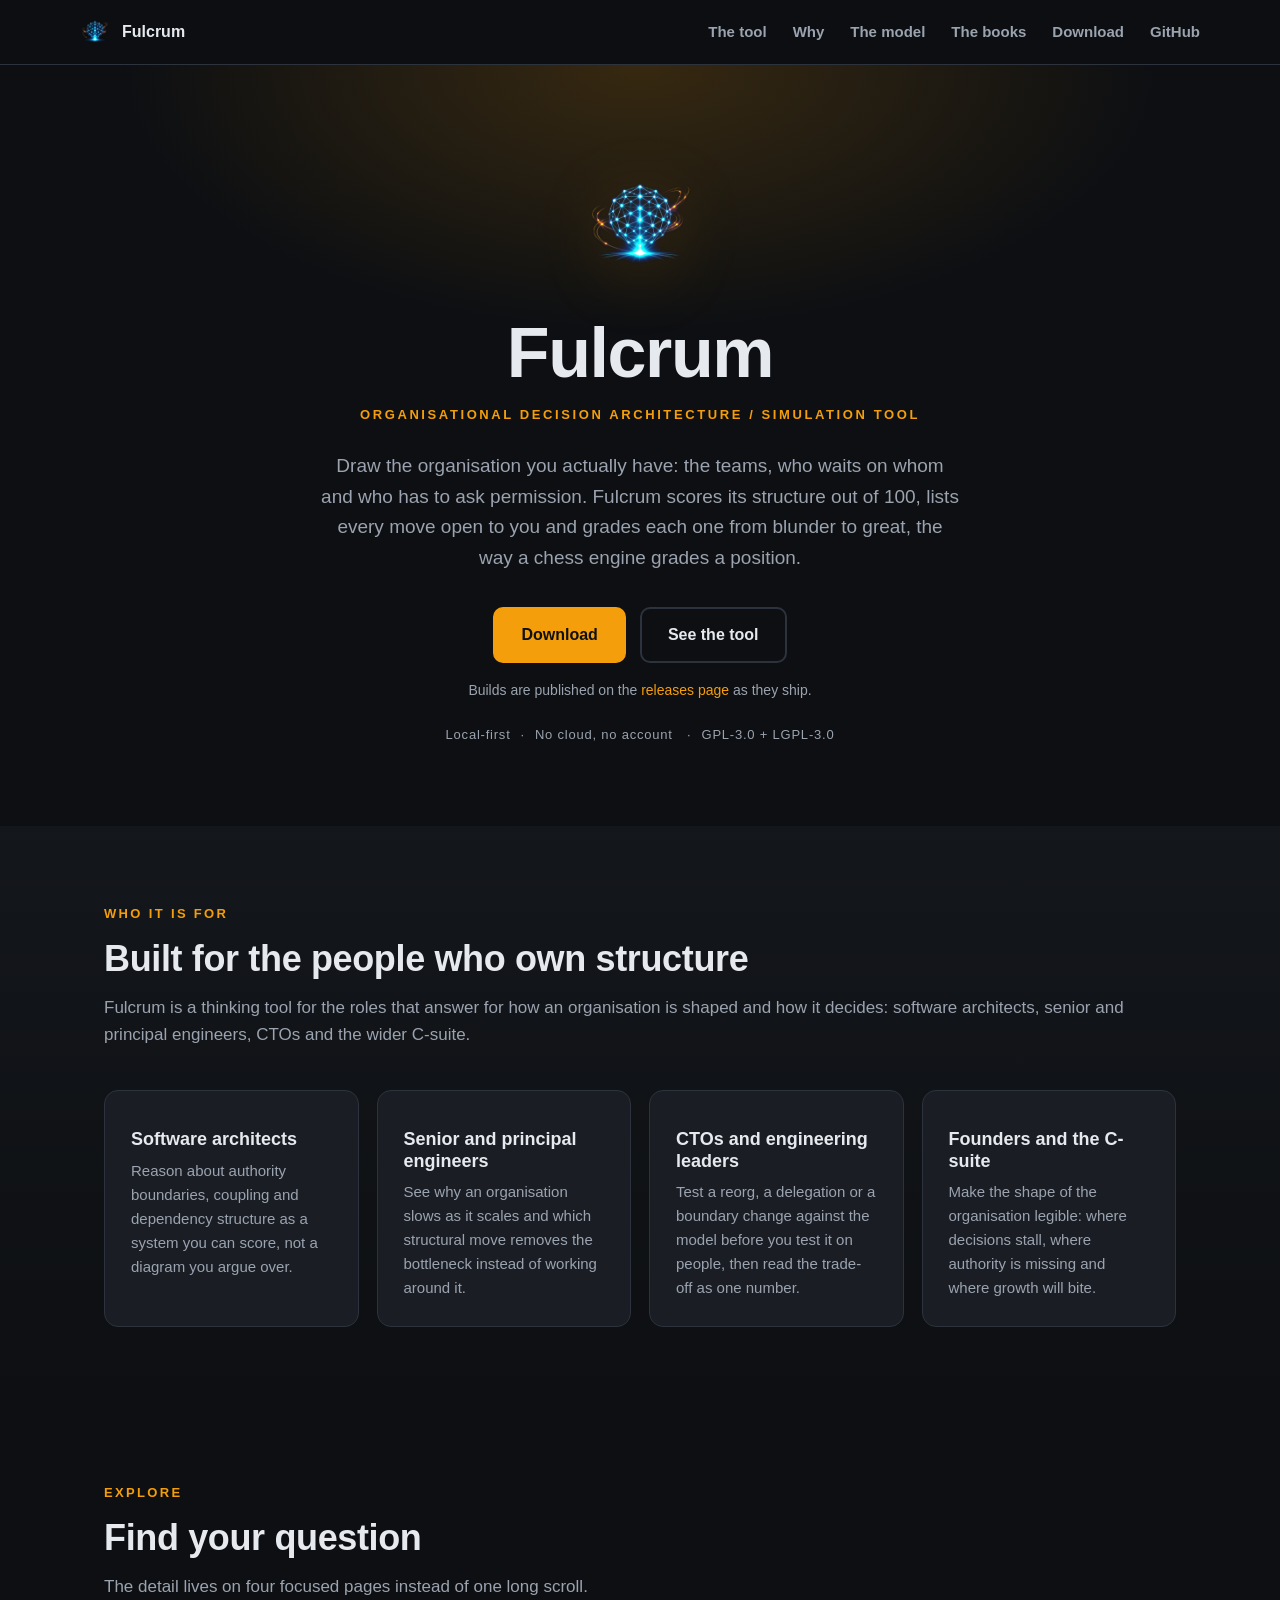
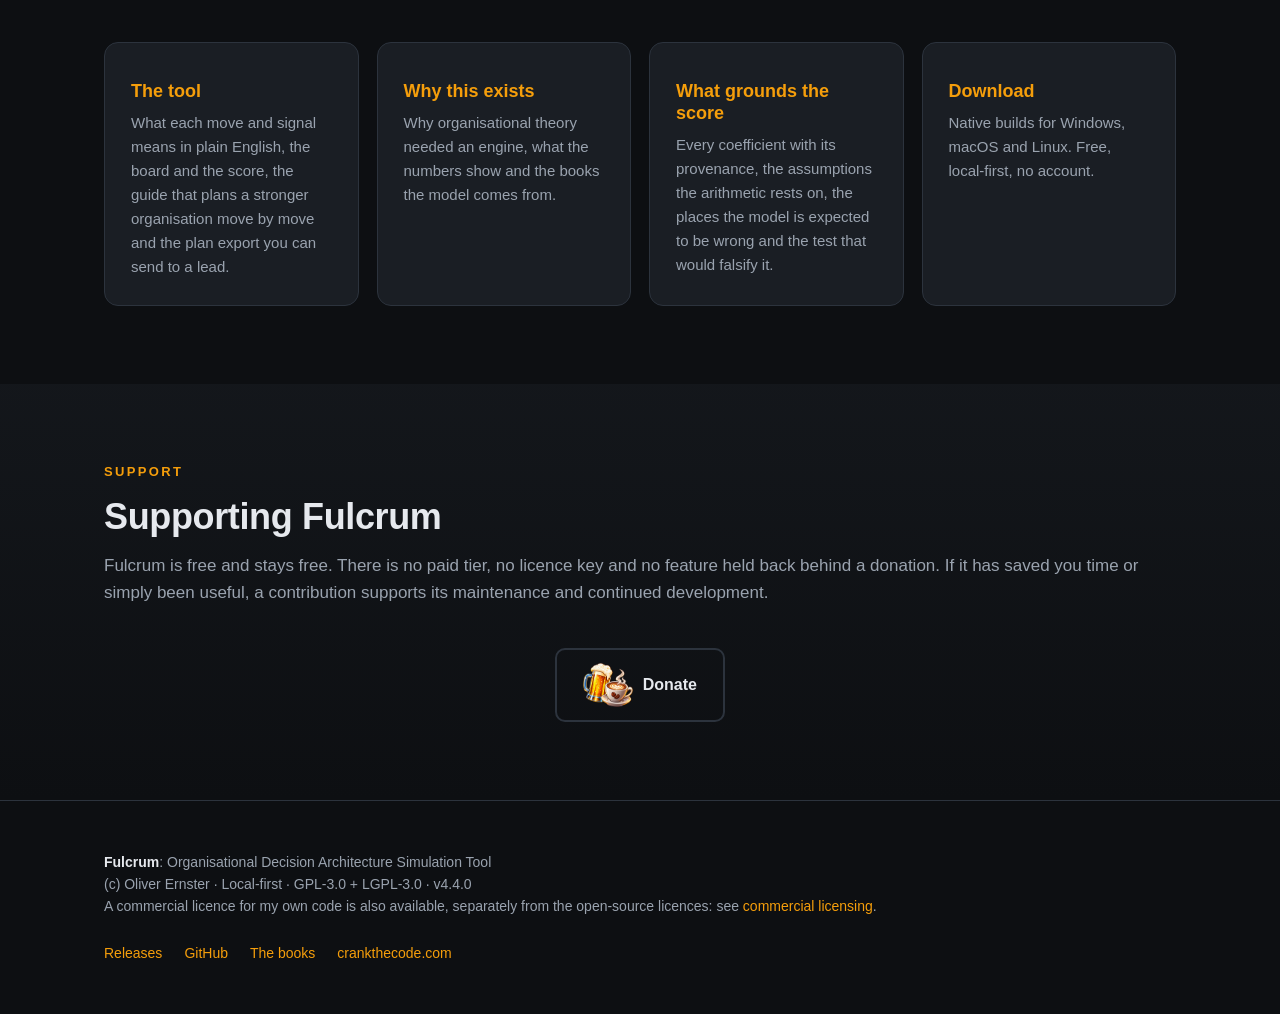
<file: docs/index.html>
<!DOCTYPE html>
<html lang="en">
<head>
<meta charset="utf-8">
<meta name="viewport" content="width=device-width, initial-scale=1">
<title>Fulcrum: Decision Architecture Simulation Tool for Architects and CTOs</title>
<meta name="description" content="Fulcrum is a Decision Architecture simulation tool for architects, senior engineers and CTOs. Model any organisation, score its structural health from 0 to 100 and find the moves that make it stronger.">
<meta name="author" content="Oliver Ernster">
<meta name="robots" content="index, follow">
<meta name="theme-color" content="#0d0f12">
<link rel="canonical" href="https://ernster.dev/fulcrum/">
<meta property="og:type" content="website">
<meta property="og:site_name" content="Fulcrum">
<meta property="og:title" content="Fulcrum: Organisational Decision Architecture Simulation Tool">
<meta property="og:description" content="Fulcrum is a Decision Architecture simulation tool for architects, senior engineers and CTOs. Model any organisation, score its structural health from 0 to 100 and find the moves that make it stronger.">
<meta property="og:url" content="https://ernster.dev/fulcrum/">
<meta property="og:image" content="https://ernster.dev/fulcrum/assets/screenshots/play-board.png">
<meta property="og:image:alt" content="The Fulcrum board scoring an organisation&#x27;s structure">
<meta name="twitter:card" content="summary_large_image">
<meta name="twitter:title" content="Fulcrum: Organisational Decision Architecture Simulation Tool">
<meta name="twitter:description" content="Fulcrum is a Decision Architecture simulation tool for architects, senior engineers and CTOs. Model any organisation, score its structural health from 0 to 100 and find the moves that make it stronger.">
<meta name="twitter:image" content="https://ernster.dev/fulcrum/assets/screenshots/play-board.png">
<link rel="icon" type="image/png" href="assets/fulcrum.png">
<link rel="stylesheet" href="styles.css">
<script type="application/ld+json">{"@context": "https://schema.org", "@type": "SoftwareApplication", "name": "Fulcrum", "applicationCategory": "DeveloperApplication", "operatingSystem": "Windows, macOS, Linux", "description": "Fulcrum is a Decision Architecture simulation tool for architects, senior engineers and CTOs. Model any organisation, score its structural health from 0 to 100 and find the moves that make it stronger.", "url": "https://ernster.dev/fulcrum/", "image": "https://ernster.dev/fulcrum/assets/screenshots/play-board.png", "isAccessibleForFree": true, "offers": {"@type": "Offer", "price": "0", "priceCurrency": "GBP"}, "author": {"@type": "Person", "name": "Oliver Ernster", "url": "https://www.crankthecode.com/"}, "audience": {"@type": "Audience", "audienceType": "Software architects, senior and principal engineers, CTOs and technical leaders"}, "keywords": "Decision Architecture, organisational design, software architecture, engineering leadership, CTO, org structure, decision latency, authority design, technical leadership, principal engineer", "license": "https://www.gnu.org/licenses/gpl-3.0.html"}</script>
</head>
<body>
<header class="nav">
  <div class="container nav-inner">
    <a class="brand" href="./">
      <img src="assets/fulcrum.png" alt="Fulcrum icon">Fulcrum</a>
    <nav class="nav-links">
      <a href="tool.html">The tool</a>
      <a href="why.html">Why</a>
      <a href="model.html">The model</a>
      <a href="why.html#books">The books</a>
      <a href="download.html">Download</a>
      <a href="https://github.com/oernster/fulcrum">GitHub</a>
    </nav>
  </div>
</header>
<main id="top">
  <section class="hero">
    <div class="container">
      <img class="logo" src="assets/fulcrum.png" alt="Fulcrum icon">
      <h1>Fulcrum</h1>
      <div class="tagline">Organisational Decision Architecture / Simulation Tool</div>
      <p class="lede">Draw the organisation you actually have: the teams, who
        waits on whom and who has to ask permission. Fulcrum scores its
        structure out of 100, lists every move open to you and grades each one
        from blunder to great, the way a chess engine grades a position.</p>
      <div class="cta">
        <a class="btn btn-primary" href="download.html">Download</a>
        <a class="btn btn-ghost" href="tool.html">See the tool</a>
      </div>
      <p class="release-note">Builds are published on the
        <a href="https://github.com/oernster/fulcrum/releases">releases page</a> as they ship.</p>
      <div class="badges">
        <span>Local-first</span>·<span>No cloud, no account</span>
        ·<span>GPL-3.0 + LGPL-3.0</span>
      </div>
    </div>
  </section>
  <section id="who" class="alt">
    <div class="container">
      <div class="eyebrow">Who it is for</div>
      <h2 class="section-title">Built for the people who own structure</h2>
      <p class="section-sub">Fulcrum is a thinking tool for the roles that
        answer for how an organisation is shaped and how it decides: software
        architects, senior and principal engineers, CTOs and the wider
        C-suite.</p>
      <div class="features"><div class="feature"><h3>Software architects</h3><p>Reason about authority boundaries, coupling and dependency structure as a system you can score, not a diagram you argue over.</p></div><div class="feature"><h3>Senior and principal engineers</h3><p>See why an organisation slows as it scales and which structural move removes the bottleneck instead of working around it.</p></div><div class="feature"><h3>CTOs and engineering leaders</h3><p>Test a reorg, a delegation or a boundary change against the model before you test it on people, then read the trade-off as one number.</p></div><div class="feature"><h3>Founders and the C-suite</h3><p>Make the shape of the organisation legible: where decisions stall, where authority is missing and where growth will bite.</p></div></div>
    </div>
  </section>
  <section id="explore">
    <div class="container">
      <div class="eyebrow">Explore</div>
      <h2 class="section-title">Find your question</h2>
      <p class="section-sub">The detail lives on four focused pages instead of one long scroll.</p>
      <div class="features">
        <div class="feature card-link"><h3><a class="stretched" href="tool.html">The tool</a></h3><p>What each move and signal means in plain English, the board and the score, the guide that plans a stronger organisation move by move and the plan export you can send to a lead.</p></div>
        <div class="feature card-link"><h3><a class="stretched" href="why.html">Why this exists</a></h3><p>Why organisational theory needed an engine, what the numbers show and the books the model comes from.</p></div>
        <div class="feature card-link"><h3><a class="stretched" href="model.html">What grounds the score</a></h3><p>Every coefficient with its provenance, the assumptions the arithmetic rests on, the places the model is expected to be wrong and the test that would falsify it.</p></div>
        <div class="feature card-link"><h3><a class="stretched" href="download.html">Download</a></h3><p>Native builds for Windows, macOS and Linux. Free, local-first, no account.</p></div>
      </div>
    </div>
  </section>
  <section id="support" class="alt">
    <div class="container">
      <div class="eyebrow">Support</div>
      <h2 class="section-title">Supporting Fulcrum</h2>
      <p class="section-sub">Fulcrum is free and stays free. There is no paid tier, no licence key and no
        feature held back behind a donation. If it has saved you time or simply been useful, a
        contribution supports its maintenance and continued development.</p>
      <div class="cta">
        <a class="btn btn-ghost btn-donate" href="https://www.paypal.com/ncp/payment/URFW8QCB4GGZC"><img src="donate.png" alt="">Donate</a>
      </div>
    </div>
  </section>
</main>
<footer>
  <div class="container footer-inner">
    <div>
      <strong>Fulcrum</strong>: Organisational Decision Architecture Simulation Tool<br>
      (c) Oliver Ernster · Local-first · GPL-3.0 + LGPL-3.0 · v<!--VERSION-->4.4.0<!--/VERSION--><br>
      A commercial licence for my own code is also available, separately from the open-source licences: see <a href="https://ernster.dev/commercial-licensing.html">commercial licensing</a>.
    </div>
    <div class="footer-links">
      <a href="https://github.com/oernster/fulcrum/releases">Releases</a>
      <a href="https://github.com/oernster/fulcrum">GitHub</a>
      <a href="https://www.crankthecode.com/books">The books</a>
      <a href="https://www.crankthecode.com/">crankthecode.com</a>
    </div>
  </div>
</footer>
<script>
    // The site was one long page; these anchors now live on their own pages.
    // Old deep links (bookmarks, shared URLs) land here first and hop across.
    (function () {
        var moved = {
            '#overview': 'tool.html#overview',
            '#play': 'tool.html#play',
            '#books': 'why.html#books',
            '#download': 'download.html'
        };
        var target = moved[window.location.hash];
        if (target) { window.location.replace(target); }
    })();
</script>
</body>
</html>
</file>
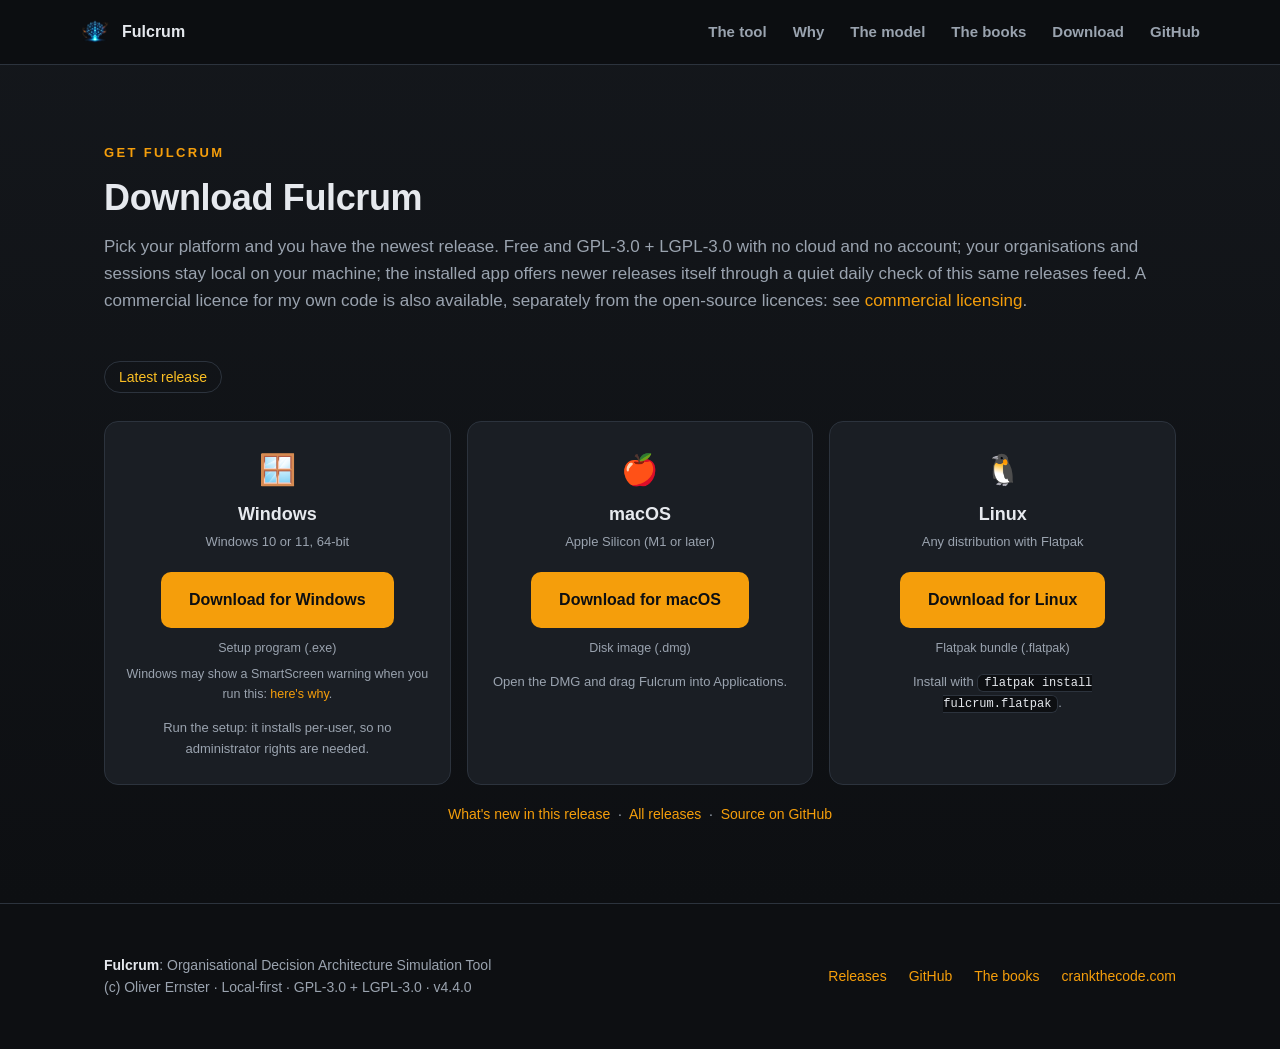
<file: docs/download.html>
<!DOCTYPE html>
<html lang="en">
<head>
<meta charset="utf-8">
<meta name="viewport" content="width=device-width, initial-scale=1">
<title>Download Fulcrum for Windows, macOS or Linux</title>
<meta name="description" content="Download the latest Fulcrum for Windows, macOS (Apple Silicon) or Linux. Free, GPL-3.0 + LGPL-3.0, local-first with no cloud and no account. One installer per platform, always the newest release.">
<meta name="author" content="Oliver Ernster">
<meta name="robots" content="index, follow">
<meta name="theme-color" content="#0d0f12">
<link rel="canonical" href="https://ernster.dev/fulcrum/download.html">
<meta property="og:type" content="website">
<meta property="og:site_name" content="Fulcrum">
<meta property="og:title" content="Download Fulcrum for Windows, macOS or Linux">
<meta property="og:description" content="One installer per platform, always the newest release. Free, local-first, no cloud and no account.">
<meta property="og:url" content="https://ernster.dev/fulcrum/download.html">
<meta property="og:image" content="https://ernster.dev/fulcrum/assets/screenshots/play-board.png">
<meta property="og:image:alt" content="The Fulcrum board scoring an organisation&#x27;s structure">
<meta name="twitter:card" content="summary_large_image">
<meta name="twitter:title" content="Download Fulcrum for Windows, macOS or Linux">
<meta name="twitter:description" content="One installer per platform, always the newest release. Free, local-first, no cloud and no account.">
<meta name="twitter:image" content="https://ernster.dev/fulcrum/assets/screenshots/play-board.png">
<link rel="icon" type="image/png" href="assets/fulcrum.png">
<link rel="stylesheet" href="styles.css">
</head>
<body>
<header class="nav">
  <div class="container nav-inner">
    <a class="brand" href="./">
      <img src="assets/fulcrum.png" alt="Fulcrum icon">Fulcrum</a>
    <nav class="nav-links">
      <a href="tool.html">The tool</a>
      <a href="why.html">Why</a>
      <a href="model.html">The model</a>
      <a href="why.html#books">The books</a>
      <a href="download.html">Download</a>
      <a href="https://github.com/oernster/fulcrum">GitHub</a>
    </nav>
  </div>
</header>
<main>
  <section id="download" class="alt">
    <div class="container">
      <div class="eyebrow">Get Fulcrum</div>
      <h2 class="section-title">Download Fulcrum</h2>
      <p class="section-sub">Pick your platform and you have the newest release. Free and
        GPL-3.0 + LGPL-3.0 with no cloud and no account; your organisations and sessions stay
        local on your machine; the installed app offers newer releases itself through a
        quiet daily check of this same releases feed.
        A commercial licence for my own code is also available, separately from the open-source licences: see <a href="https://ernster.dev/commercial-licensing.html">commercial licensing</a>.</p>
      <span class="dl-version" id="dl-version">Latest release</span>
      <div class="downloads">
        <div class="dl-card">
          <div class="ico">🪟</div>
          <h3>Windows</h3>
          <p class="req">Windows 10 or 11, 64-bit</p>
          <a class="btn btn-primary" href="https://github.com/oernster/fulcrum/releases/latest/download/FulcrumSetup.exe">
            Download for Windows</a>
          <p class="meta" data-asset="FulcrumSetup.exe">Setup program (.exe)</p>
          <p class="meta">Windows may show a SmartScreen warning when you run this: <a href="/windows-smartscreen.html">here's why</a>.</p>
          <p class="how">Run the setup: it installs per-user, so no administrator rights are needed.</p>
        </div>
        <div class="dl-card">
          <div class="ico">🍎</div>
          <h3>macOS</h3>
          <p class="req">Apple Silicon (M1 or later)</p>
          <a class="btn btn-primary" href="https://github.com/oernster/fulcrum/releases/latest/download/fulcrum.dmg">
            Download for macOS</a>
          <p class="meta" data-asset="fulcrum.dmg">Disk image (.dmg)</p>
          <p class="how">Open the DMG and drag Fulcrum into Applications.</p>
        </div>
        <div class="dl-card">
          <div class="ico">🐧</div>
          <h3>Linux</h3>
          <p class="req">Any distribution with Flatpak</p>
          <a class="btn btn-primary" href="https://github.com/oernster/fulcrum/releases/latest/download/fulcrum.flatpak">
            Download for Linux</a>
          <p class="meta" data-asset="fulcrum.flatpak">Flatpak bundle (.flatpak)</p>
          <p class="how">Install with <code>flatpak install fulcrum.flatpak</code>.</p>
        </div>
      </div>
      <p class="dl-links">
        <a id="dl-whats-new" href="https://github.com/oernster/fulcrum/releases/latest">What's new in this release</a>
        &nbsp;·&nbsp;
        <a href="https://github.com/oernster/fulcrum/releases">All releases</a>
        &nbsp;·&nbsp;
        <a href="https://github.com/oernster/fulcrum">Source on GitHub</a>
      </p>
    </div>
  </section>
</main>
<footer>
  <div class="container footer-inner">
    <div>
      <strong>Fulcrum</strong>: Organisational Decision Architecture Simulation Tool<br>
      (c) Oliver Ernster · Local-first · GPL-3.0 + LGPL-3.0 · v<!--VERSION-->4.4.0<!--/VERSION-->
    </div>
    <div class="footer-links">
      <a href="https://github.com/oernster/fulcrum/releases">Releases</a>
      <a href="https://github.com/oernster/fulcrum">GitHub</a>
      <a href="https://www.crankthecode.com/books">The books</a>
      <a href="https://www.crankthecode.com/">crankthecode.com</a>
    </div>
  </div>
</footer>
<script>
    // The download buttons never go stale: each points at GitHub's releases/latest/download
    // redirect, which always serves the newest release's asset (the asset names are version-free
    // by design). This script only decorates the page with live details: the version chip and
    // each installer's size, fetched from the GitHub API. If the call fails
    // (offline, rate-limited), the static text above stands on its own.
    (function () {
        var api = 'https://api.github.com/repos/oernster/fulcrum/releases/latest';
        fetch(api).then(function (r) {
            if (!r.ok) { throw new Error('release lookup failed'); }
            return r.json();
        }).then(function (rel) {
            var version = (rel.tag_name || '').replace(/^v/, '');
            if (version) {
                document.getElementById('dl-version').textContent = 'Version ' + version;
            }
            if (rel.html_url) {
                document.getElementById('dl-whats-new').href = rel.html_url;
            }
            (rel.assets || []).forEach(function (asset) {
                var meta = document.querySelector('[data-asset="' + asset.name + '"]');
                if (meta && asset.size) {
                    var mb = (asset.size / (1024 * 1024)).toFixed(1);
                    meta.textContent = meta.textContent + ' · ' + mb + ' MB';
                }
            });
        }).catch(function () { /* The static page already says everything essential. */ });
    })();
</script>
</body>
</html>
</file>
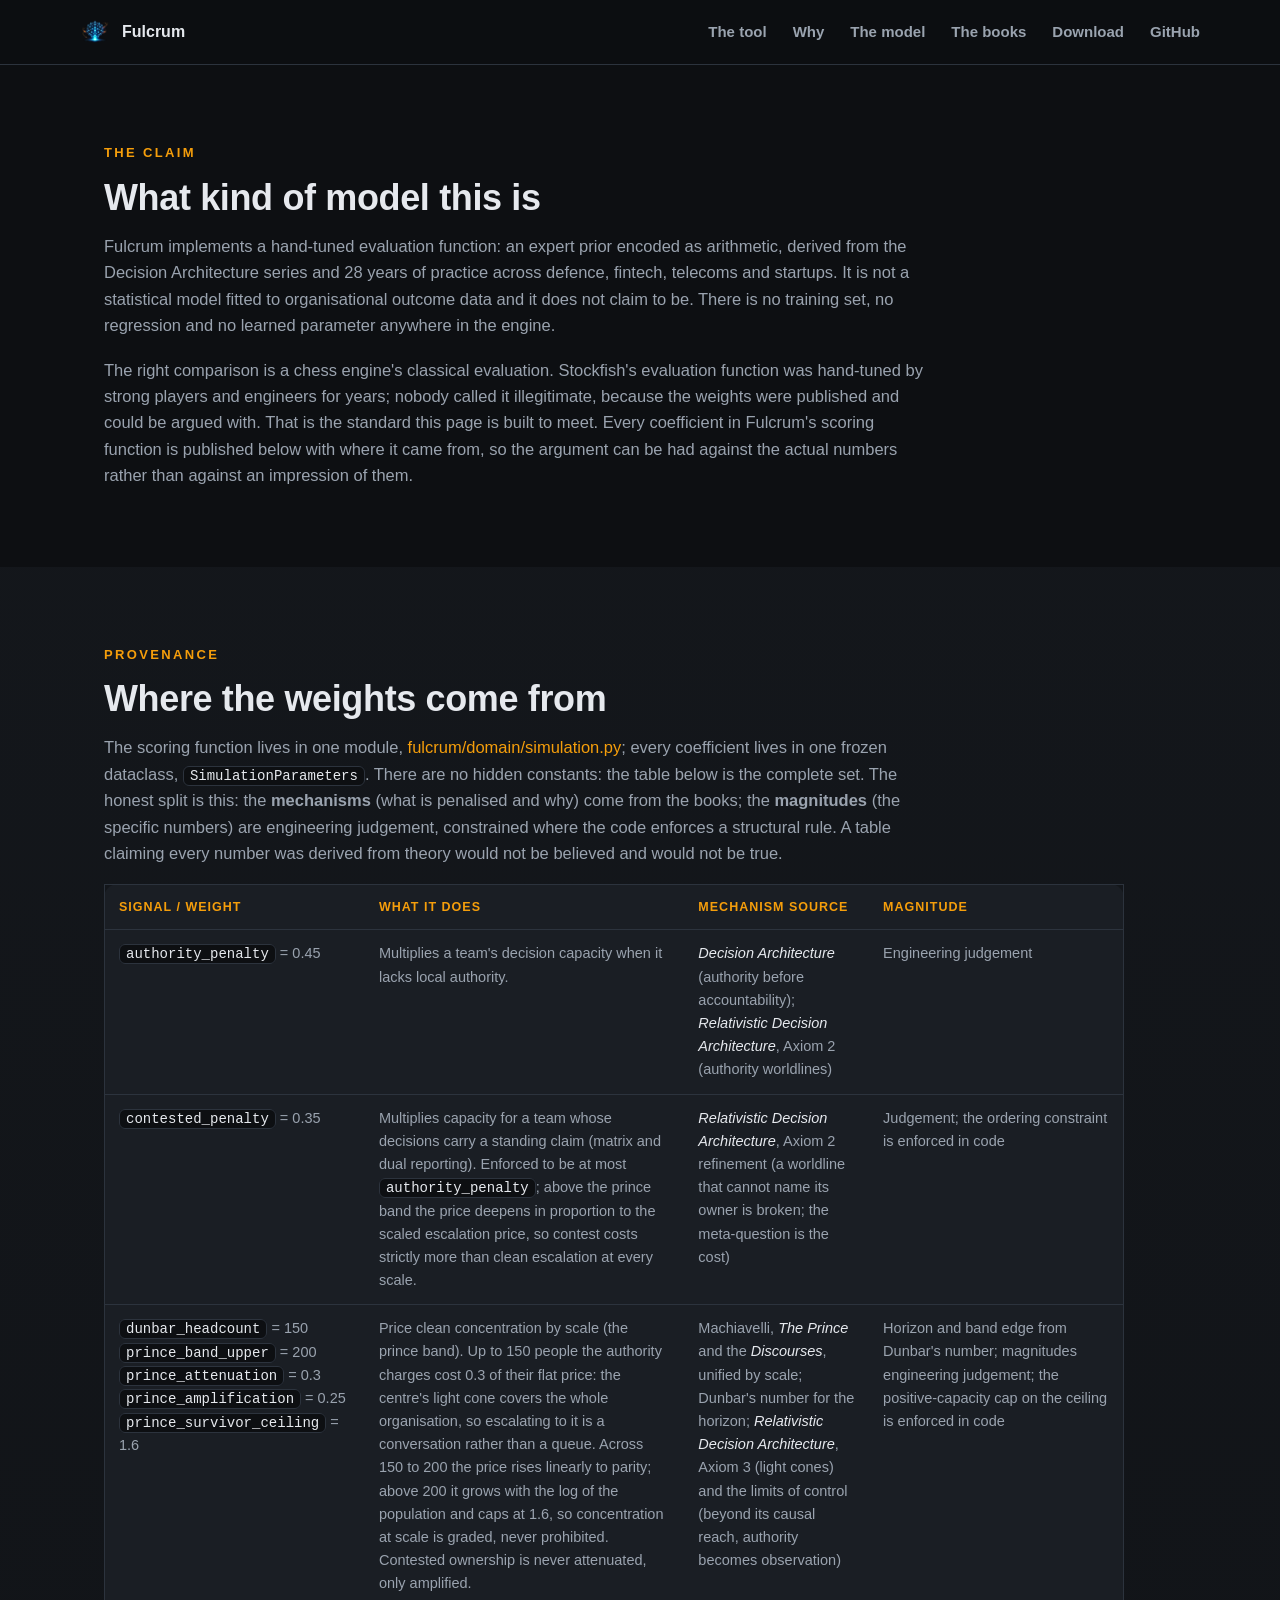
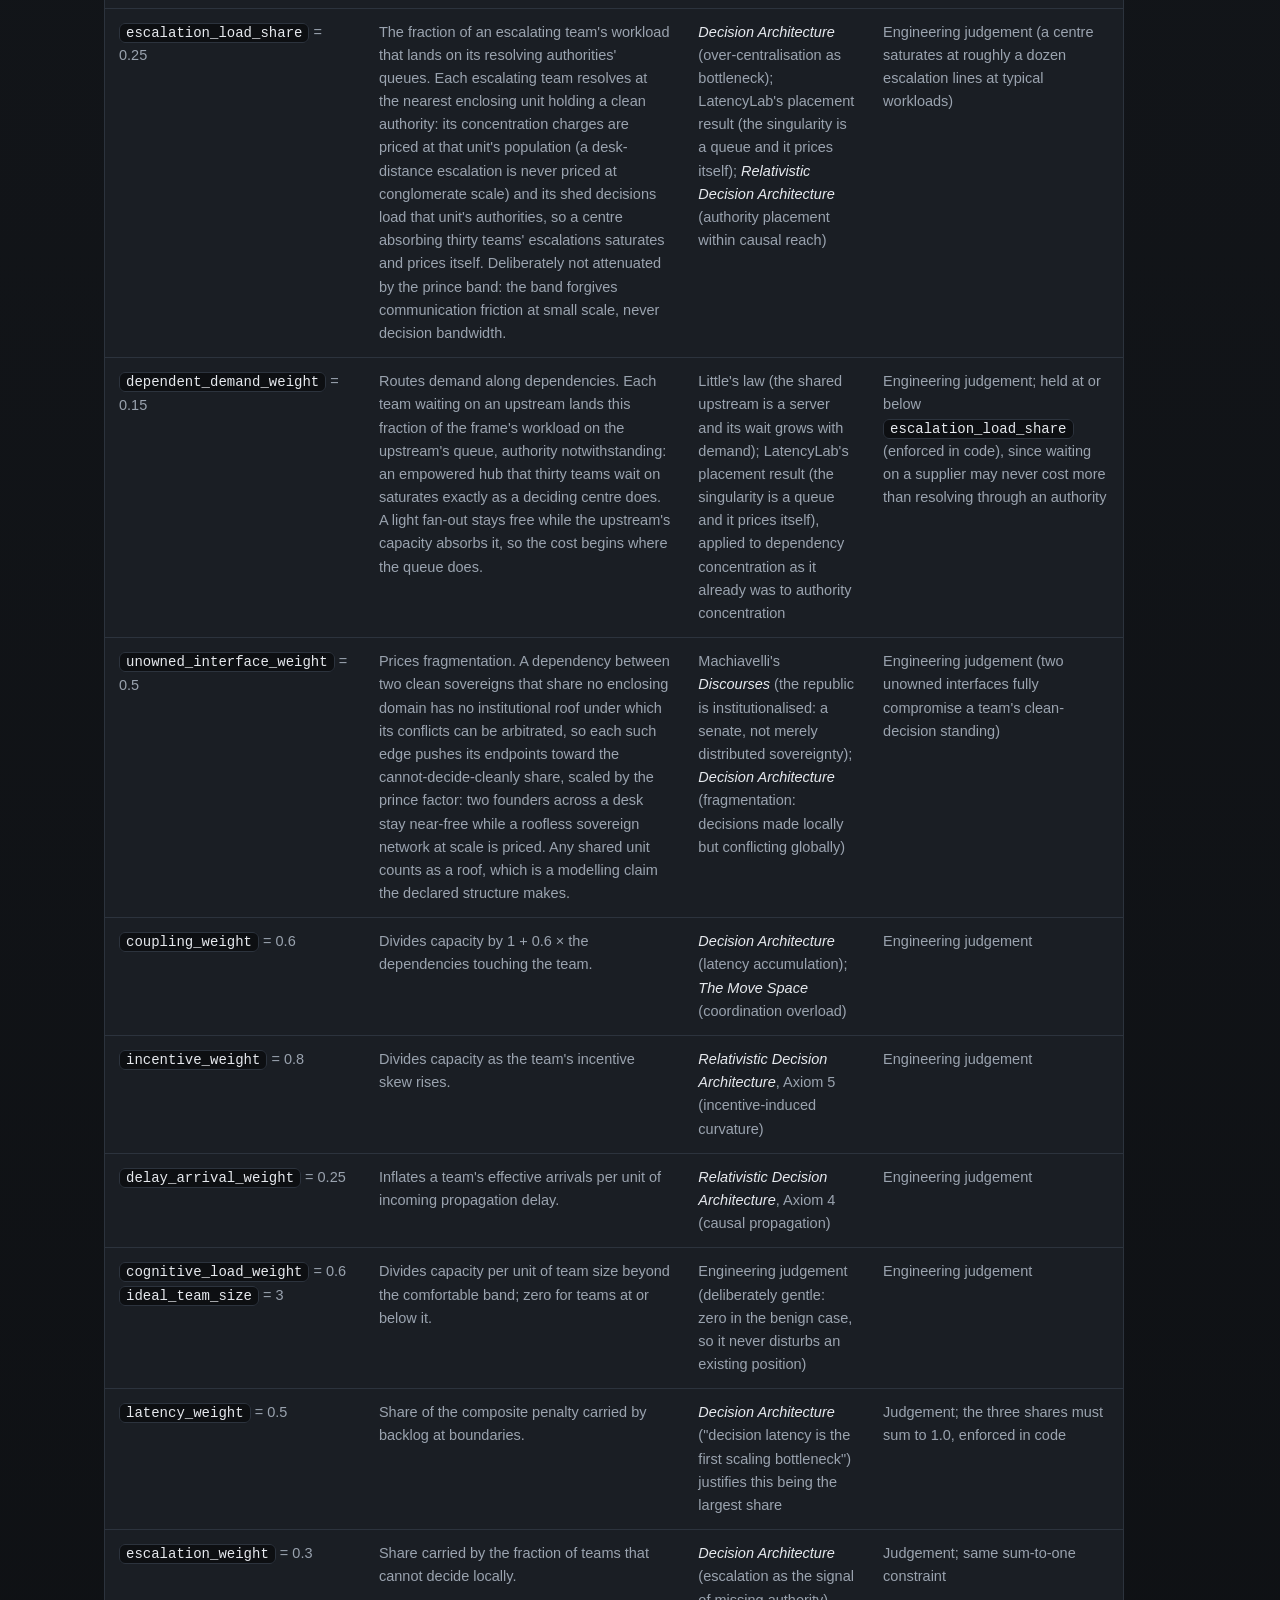
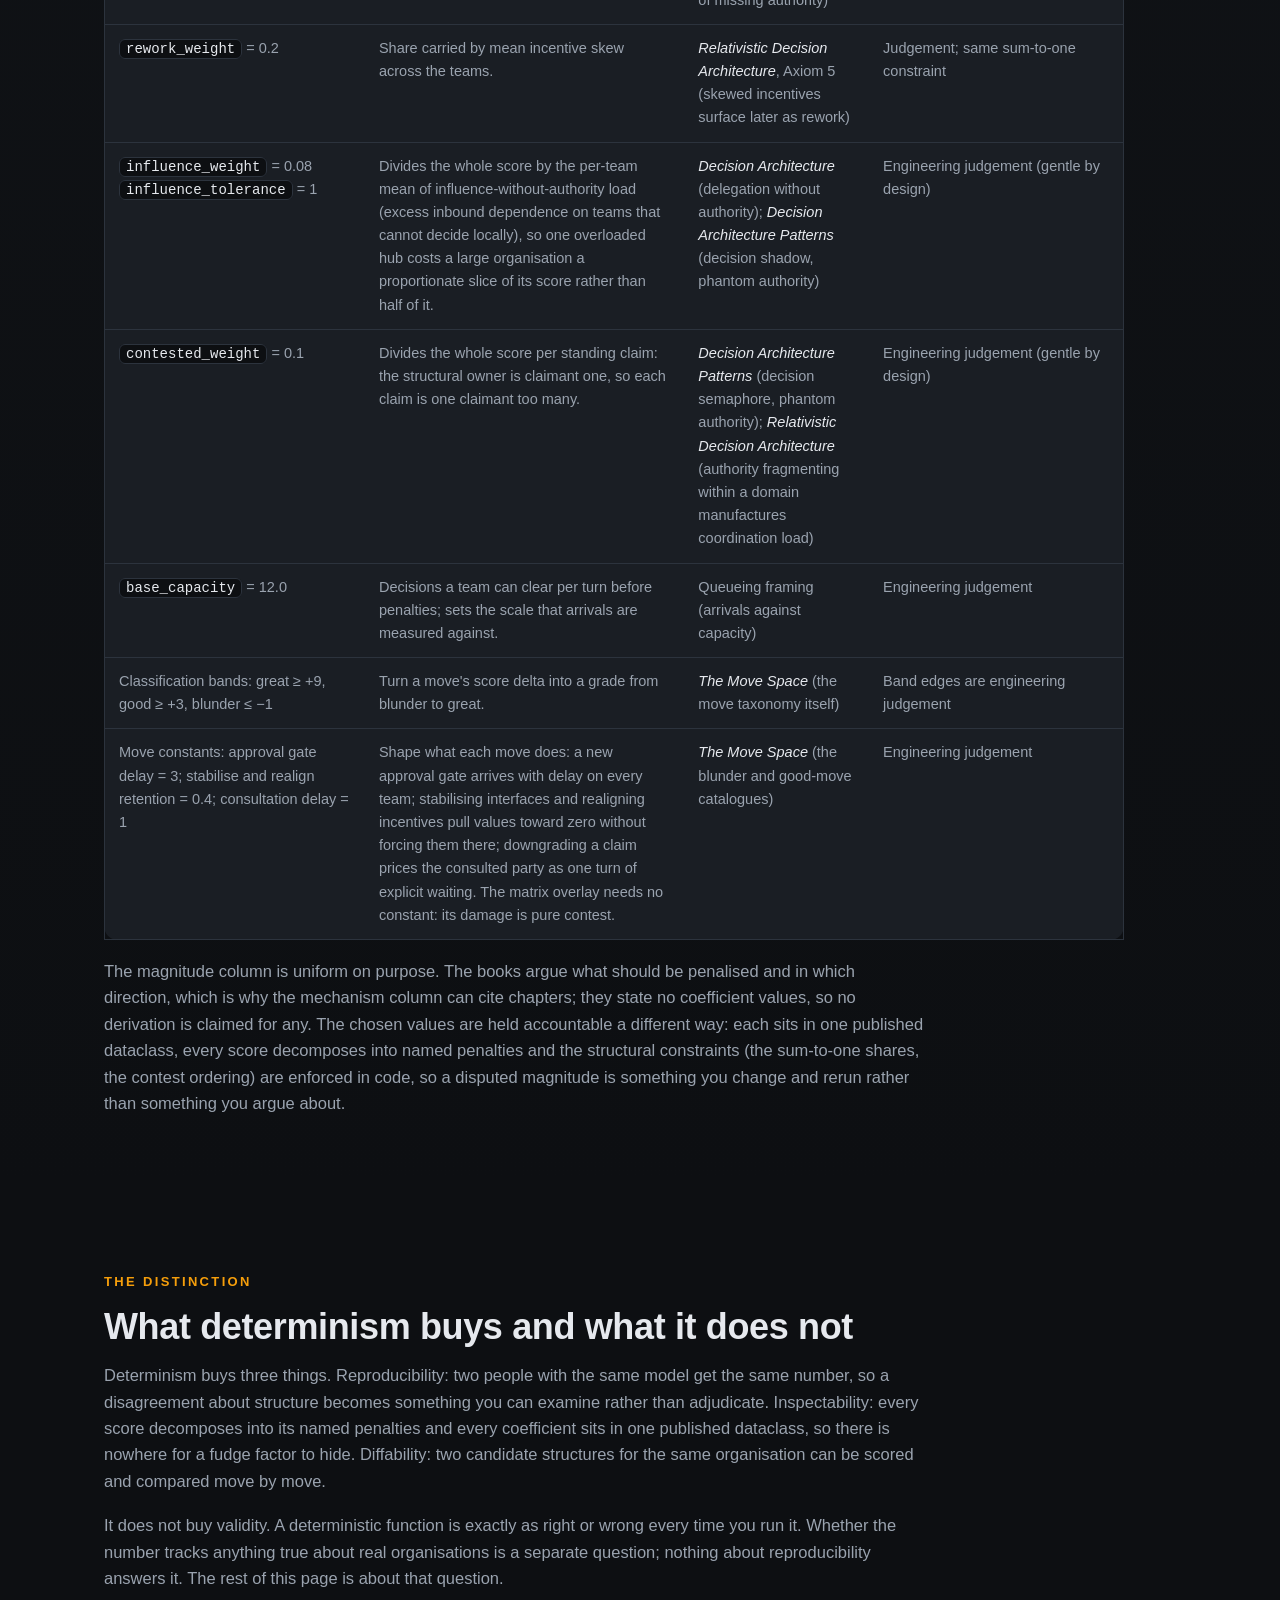
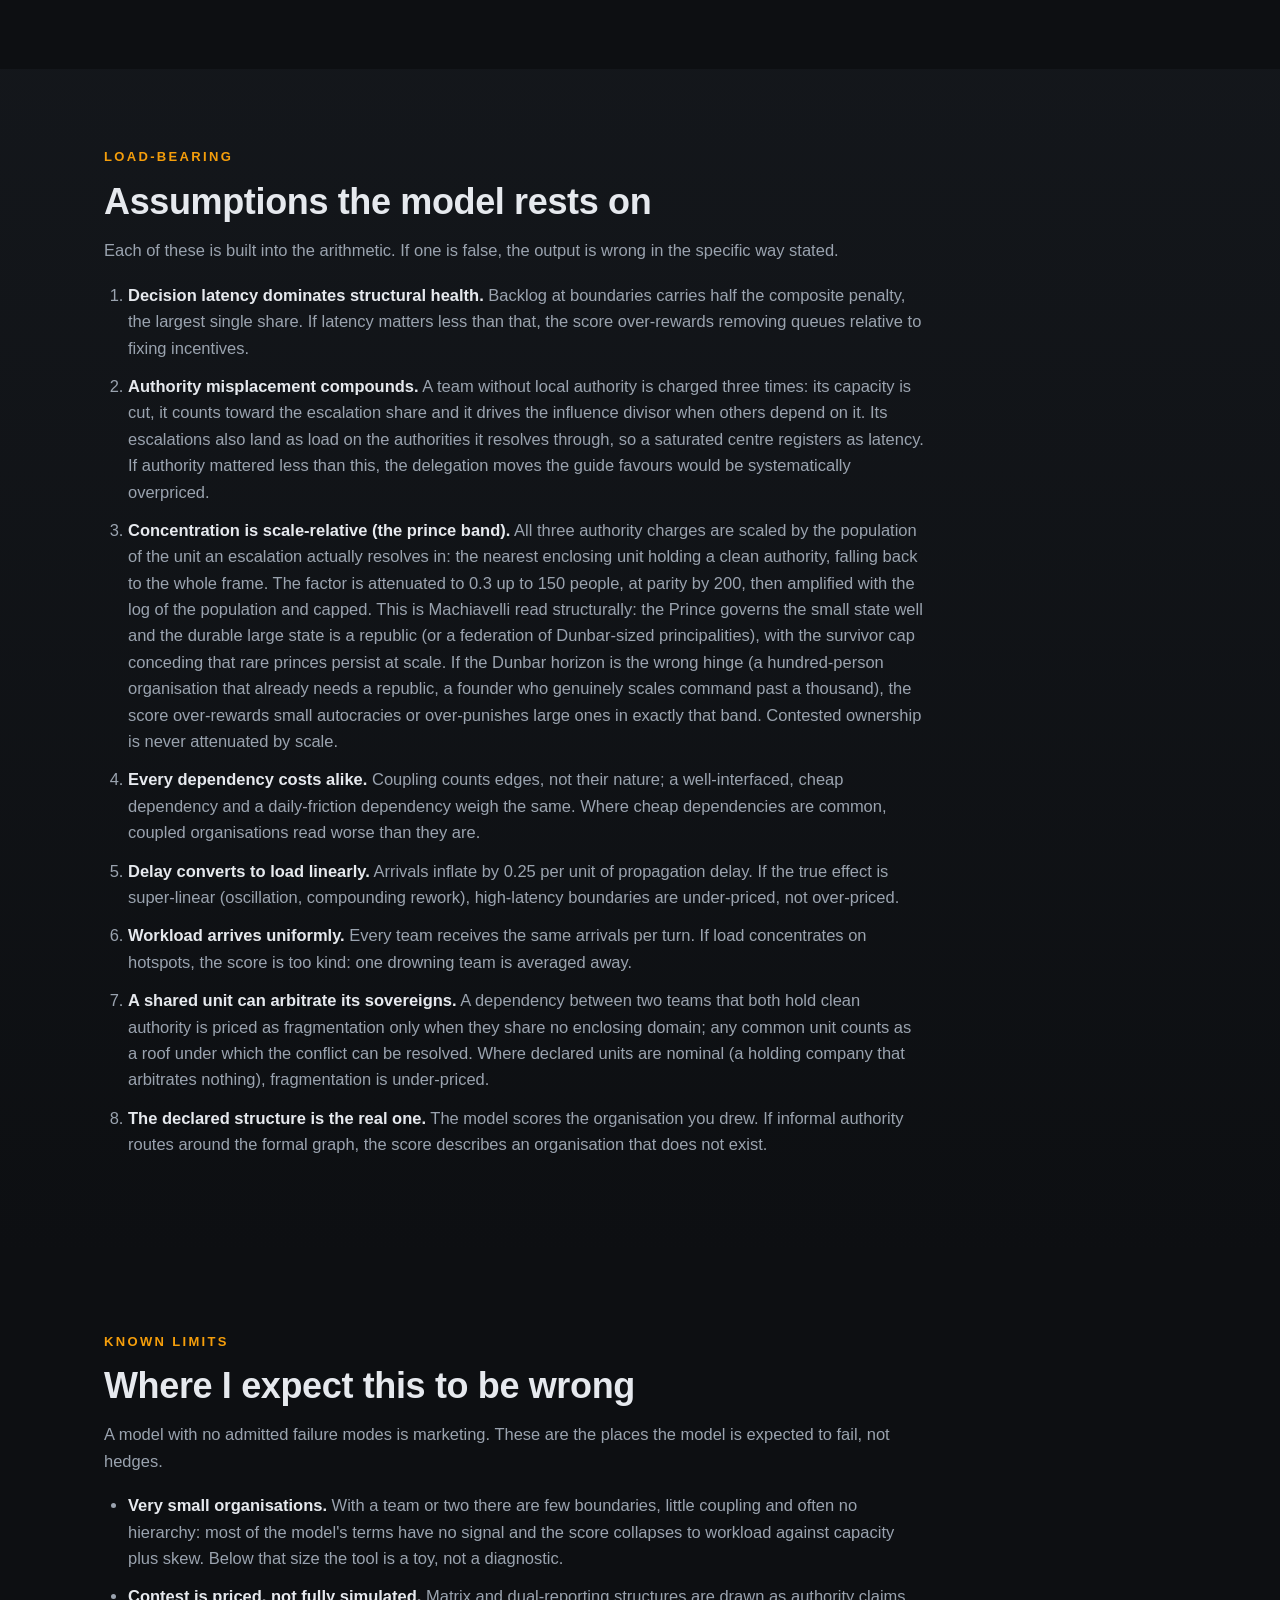
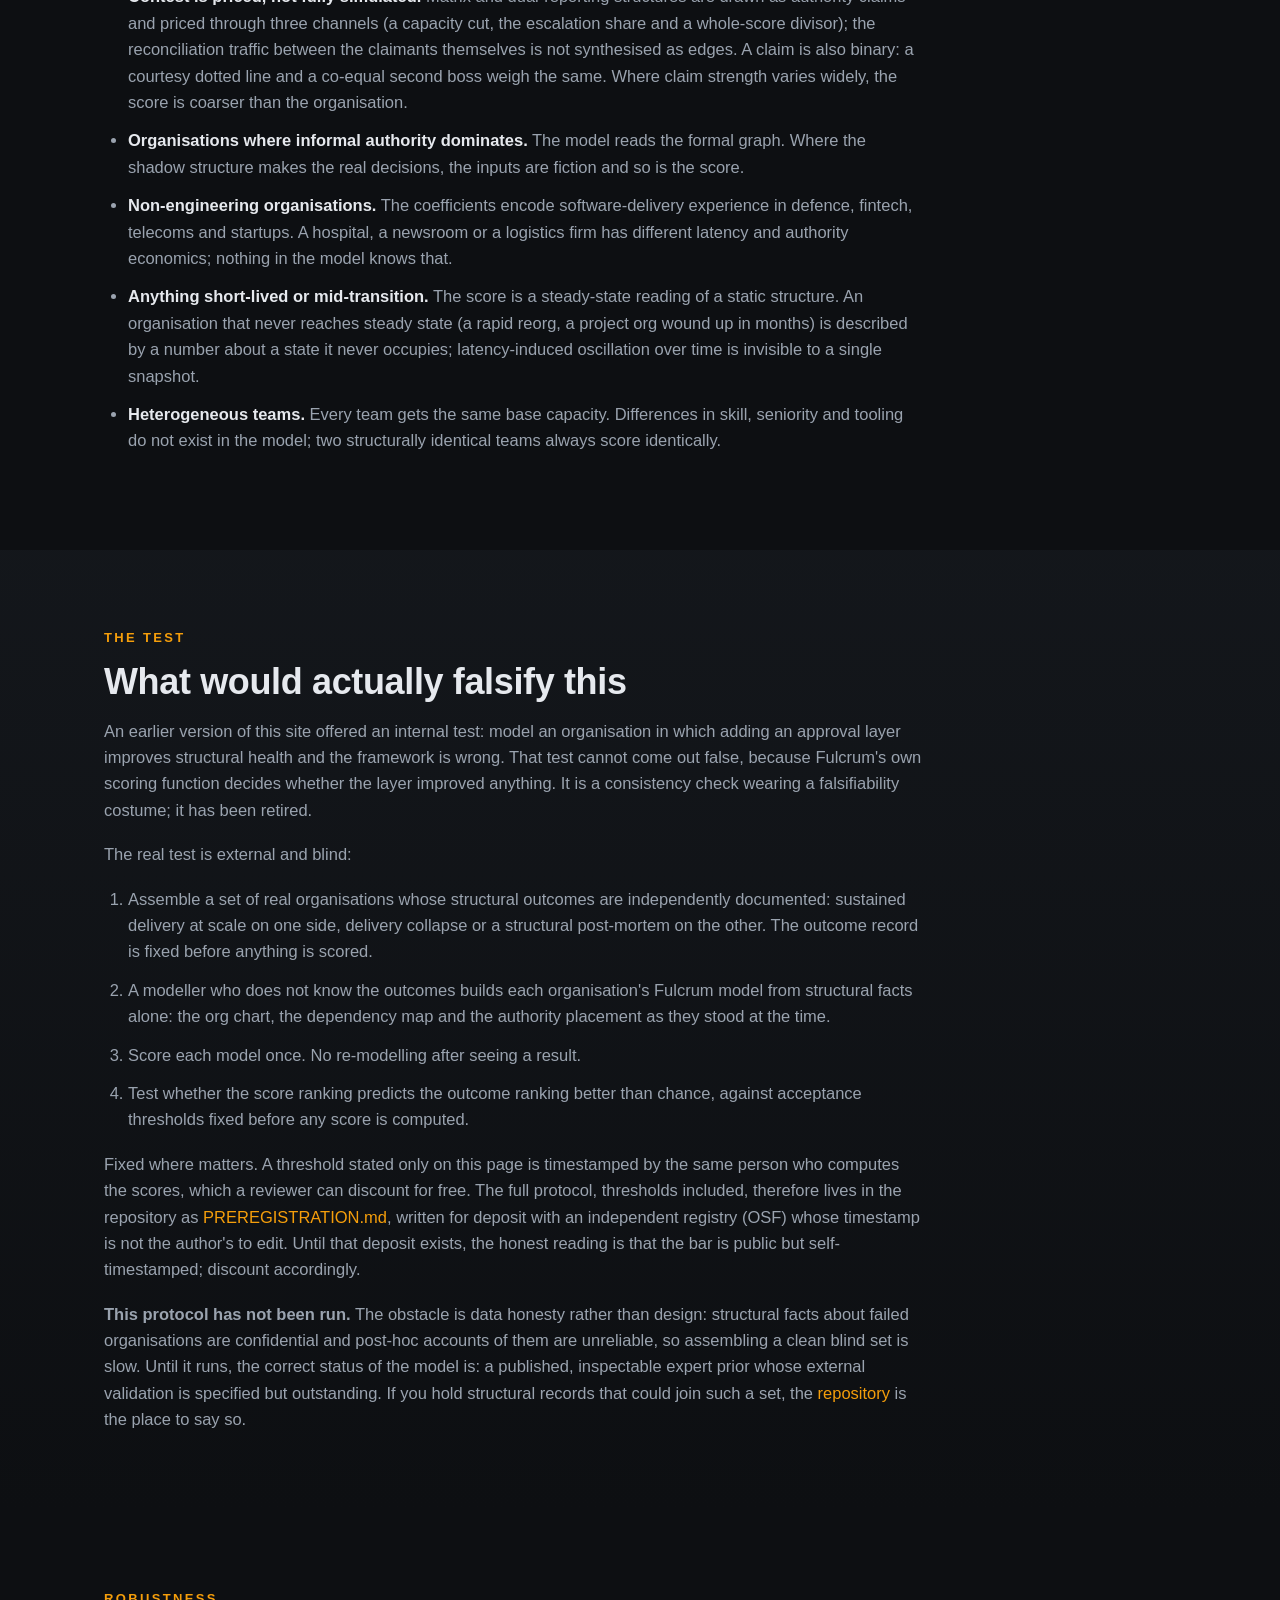
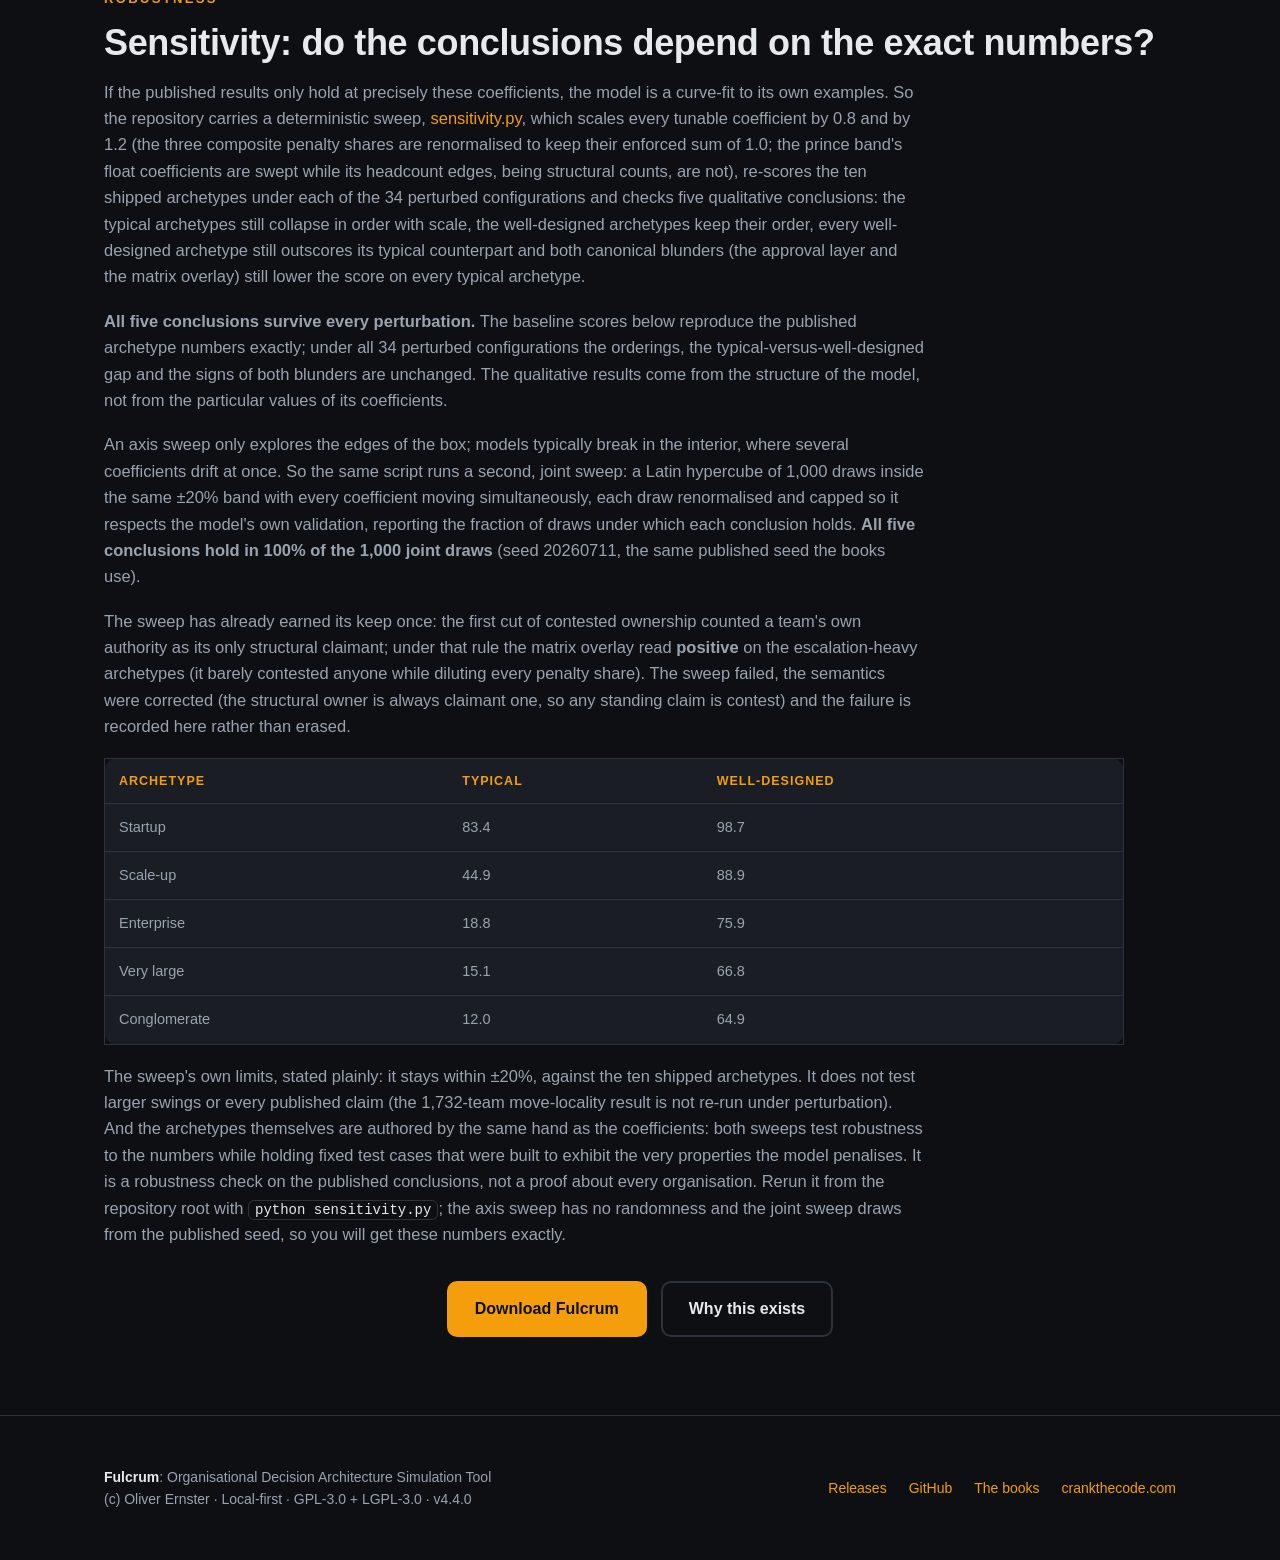
<file: docs/model.html>
<!DOCTYPE html>
<html lang="en">
<head>
<meta charset="utf-8">
<meta name="viewport" content="width=device-width, initial-scale=1">
<title>What grounds the score: the model behind Fulcrum's number</title>
<meta name="description" content="Where Fulcrum's scoring weights come from: a hand-tuned evaluation function with every coefficient published, what determinism does and does not buy, the assumptions the model rests on, where it is expected to be wrong and the external test that would falsify it.">
<meta name="author" content="Oliver Ernster">
<meta name="robots" content="index, follow">
<meta name="theme-color" content="#0d0f12">
<link rel="canonical" href="https://ernster.dev/fulcrum/model.html">
<meta property="og:type" content="website">
<meta property="og:site_name" content="Fulcrum">
<meta property="og:title" content="What grounds the score: the model behind Fulcrum's number">
<meta property="og:description" content="Every coefficient in Fulcrum's scoring function, published with its provenance: what is theory-derived, what is engineering judgement, what would falsify the model and how robust the results are to the exact weights.">
<meta property="og:url" content="https://ernster.dev/fulcrum/model.html">
<meta property="og:image" content="https://ernster.dev/fulcrum/assets/screenshots/play-board.png">
<meta property="og:image:alt" content="The Fulcrum board scoring an organisation&#x27;s structure">
<meta name="twitter:card" content="summary_large_image">
<meta name="twitter:title" content="What grounds the score: the model behind Fulcrum's number">
<meta name="twitter:description" content="Every coefficient in Fulcrum's scoring function, published with its provenance: what is theory-derived, what is engineering judgement and what would falsify the model.">
<meta name="twitter:image" content="https://ernster.dev/fulcrum/assets/screenshots/play-board.png">
<link rel="icon" type="image/png" href="assets/fulcrum.png">
<link rel="stylesheet" href="styles.css">
</head>
<body>
<header class="nav">
  <div class="container nav-inner">
    <a class="brand" href="./">
      <img src="assets/fulcrum.png" alt="Fulcrum icon">Fulcrum</a>
    <nav class="nav-links">
      <a href="tool.html">The tool</a>
      <a href="why.html">Why</a>
      <a href="model.html">The model</a>
      <a href="why.html#books">The books</a>
      <a href="download.html">Download</a>
      <a href="https://github.com/oernster/fulcrum">GitHub</a>
    </nav>
  </div>
</header>
<main>
  <section id="kind">
    <div class="container prose">
      <div class="eyebrow">The claim</div>
      <h2 class="section-title">What kind of model this is</h2>
      <p>Fulcrum implements a hand-tuned evaluation function: an expert prior encoded as
        arithmetic, derived from the Decision Architecture series and 28 years of practice across
        defence, fintech, telecoms and startups. It is not a statistical model fitted to
        organisational outcome data and it does not claim to be. There is no training set, no
        regression and no learned parameter anywhere in the engine.</p>
      <p>The right comparison is a chess engine's classical evaluation. Stockfish's evaluation
        function was hand-tuned by strong players and engineers for years; nobody called it
        illegitimate, because the weights were published and could be argued with. That is the
        standard this page is built to meet. Every coefficient in Fulcrum's scoring function is
        published below with where it came from, so the argument can be had against the actual
        numbers rather than against an impression of them.</p>
    </div>
  </section>
  <section id="weights" class="alt">
    <div class="container prose">
      <div class="eyebrow">Provenance</div>
      <h2 class="section-title">Where the weights come from</h2>
      <p>The scoring function lives in one module,
        <a href="https://github.com/oernster/fulcrum/blob/main/fulcrum/domain/simulation.py">fulcrum/domain/simulation.py</a>;
        every coefficient lives in one frozen dataclass, <code>SimulationParameters</code>.
        There are no hidden constants: the table below is the complete set. The honest split is
        this: the <b>mechanisms</b> (what is penalised and why) come from the books; the
        <b>magnitudes</b> (the specific numbers) are engineering judgement, constrained where the
        code enforces a structural rule. A table claiming every number was derived from theory
        would not be believed and would not be true.</p>
      <div class="table-scroll">
        <table class="weights">
          <thead>
            <tr><th>Signal / weight</th><th>What it does</th><th>Mechanism source</th><th>Magnitude</th></tr>
          </thead>
          <tbody>
            <tr>
              <td><code>authority_penalty</code> = 0.45</td>
              <td>Multiplies a team's decision capacity when it lacks local authority.</td>
              <td><i>Decision Architecture</i> (authority before accountability); <i>Relativistic Decision Architecture</i>, Axiom 2 (authority worldlines)</td>
              <td>Engineering judgement</td>
            </tr>
            <tr>
              <td><code>contested_penalty</code> = 0.35</td>
              <td>Multiplies capacity for a team whose decisions carry a standing claim (matrix and dual reporting). Enforced to be at most <code>authority_penalty</code>; above the prince band the price deepens in proportion to the scaled escalation price, so contest costs strictly more than clean escalation at every scale.</td>
              <td><i>Relativistic Decision Architecture</i>, Axiom 2 refinement (a worldline that cannot name its owner is broken; the meta-question is the cost)</td>
              <td>Judgement; the ordering constraint is enforced in code</td>
            </tr>
            <tr>
              <td><code>dunbar_headcount</code> = 150<br><code>prince_band_upper</code> = 200<br><code>prince_attenuation</code> = 0.3<br><code>prince_amplification</code> = 0.25<br><code>prince_survivor_ceiling</code> = 1.6</td>
              <td>Price clean concentration by scale (the prince band). Up to 150 people the authority charges cost 0.3 of their flat price: the centre's light cone covers the whole organisation, so escalating to it is a conversation rather than a queue. Across 150 to 200 the price rises linearly to parity; above 200 it grows with the log of the population and caps at 1.6, so concentration at scale is graded, never prohibited. Contested ownership is never attenuated, only amplified.</td>
              <td>Machiavelli, <i>The Prince</i> and the <i>Discourses</i>, unified by scale; Dunbar's number for the horizon; <i>Relativistic Decision Architecture</i>, Axiom 3 (light cones) and the limits of control (beyond its causal reach, authority becomes observation)</td>
              <td>Horizon and band edge from Dunbar's number; magnitudes engineering judgement; the positive-capacity cap on the ceiling is enforced in code</td>
            </tr>
            <tr>
              <td><code>escalation_load_share</code> = 0.25</td>
              <td>The fraction of an escalating team's workload that lands on its resolving authorities' queues. Each escalating team resolves at the nearest enclosing unit holding a clean authority: its concentration charges are priced at that unit's population (a desk-distance escalation is never priced at conglomerate scale) and its shed decisions load that unit's authorities, so a centre absorbing thirty teams' escalations saturates and prices itself. Deliberately not attenuated by the prince band: the band forgives communication friction at small scale, never decision bandwidth.</td>
              <td><i>Decision Architecture</i> (over-centralisation as bottleneck); LatencyLab's placement result (the singularity is a queue and it prices itself); <i>Relativistic Decision Architecture</i> (authority placement within causal reach)</td>
              <td>Engineering judgement (a centre saturates at roughly a dozen escalation lines at typical workloads)</td>
            </tr>
            <tr>
              <td><code>dependent_demand_weight</code> = 0.15</td>
              <td>Routes demand along dependencies. Each team waiting on an upstream lands this fraction of the frame's workload on the upstream's queue, authority notwithstanding: an empowered hub that thirty teams wait on saturates exactly as a deciding centre does. A light fan-out stays free while the upstream's capacity absorbs it, so the cost begins where the queue does.</td>
              <td>Little's law (the shared upstream is a server and its wait grows with demand); LatencyLab's placement result (the singularity is a queue and it prices itself), applied to dependency concentration as it already was to authority concentration</td>
              <td>Engineering judgement; held at or below <code>escalation_load_share</code> (enforced in code), since waiting on a supplier may never cost more than resolving through an authority</td>
            </tr>
            <tr>
              <td><code>unowned_interface_weight</code> = 0.5</td>
              <td>Prices fragmentation. A dependency between two clean sovereigns that share no enclosing domain has no institutional roof under which its conflicts can be arbitrated, so each such edge pushes its endpoints toward the cannot-decide-cleanly share, scaled by the prince factor: two founders across a desk stay near-free while a roofless sovereign network at scale is priced. Any shared unit counts as a roof, which is a modelling claim the declared structure makes.</td>
              <td>Machiavelli's <i>Discourses</i> (the republic is institutionalised: a senate, not merely distributed sovereignty); <i>Decision Architecture</i> (fragmentation: decisions made locally but conflicting globally)</td>
              <td>Engineering judgement (two unowned interfaces fully compromise a team's clean-decision standing)</td>
            </tr>
            <tr>
              <td><code>coupling_weight</code> = 0.6</td>
              <td>Divides capacity by 1 + 0.6 &times; the dependencies touching the team.</td>
              <td><i>Decision Architecture</i> (latency accumulation); <i>The Move Space</i> (coordination overload)</td>
              <td>Engineering judgement</td>
            </tr>
            <tr>
              <td><code>incentive_weight</code> = 0.8</td>
              <td>Divides capacity as the team's incentive skew rises.</td>
              <td><i>Relativistic Decision Architecture</i>, Axiom 5 (incentive-induced curvature)</td>
              <td>Engineering judgement</td>
            </tr>
            <tr>
              <td><code>delay_arrival_weight</code> = 0.25</td>
              <td>Inflates a team's effective arrivals per unit of incoming propagation delay.</td>
              <td><i>Relativistic Decision Architecture</i>, Axiom 4 (causal propagation)</td>
              <td>Engineering judgement</td>
            </tr>
            <tr>
              <td><code>cognitive_load_weight</code> = 0.6<br><code>ideal_team_size</code> = 3</td>
              <td>Divides capacity per unit of team size beyond the comfortable band; zero for teams at or below it.</td>
              <td>Engineering judgement (deliberately gentle: zero in the benign case, so it never disturbs an existing position)</td>
              <td>Engineering judgement</td>
            </tr>
            <tr>
              <td><code>latency_weight</code> = 0.5</td>
              <td>Share of the composite penalty carried by backlog at boundaries.</td>
              <td><i>Decision Architecture</i> ("decision latency is the first scaling bottleneck") justifies this being the largest share</td>
              <td>Judgement; the three shares must sum to 1.0, enforced in code</td>
            </tr>
            <tr>
              <td><code>escalation_weight</code> = 0.3</td>
              <td>Share carried by the fraction of teams that cannot decide locally.</td>
              <td><i>Decision Architecture</i> (escalation as the signal of missing authority)</td>
              <td>Judgement; same sum-to-one constraint</td>
            </tr>
            <tr>
              <td><code>rework_weight</code> = 0.2</td>
              <td>Share carried by mean incentive skew across the teams.</td>
              <td><i>Relativistic Decision Architecture</i>, Axiom 5 (skewed incentives surface later as rework)</td>
              <td>Judgement; same sum-to-one constraint</td>
            </tr>
            <tr>
              <td><code>influence_weight</code> = 0.08<br><code>influence_tolerance</code> = 1</td>
              <td>Divides the whole score by the per-team mean of influence-without-authority load (excess inbound dependence on teams that cannot decide locally), so one overloaded hub costs a large organisation a proportionate slice of its score rather than half of it.</td>
              <td><i>Decision Architecture</i> (delegation without authority); <i>Decision Architecture Patterns</i> (decision shadow, phantom authority)</td>
              <td>Engineering judgement (gentle by design)</td>
            </tr>
            <tr>
              <td><code>contested_weight</code> = 0.1</td>
              <td>Divides the whole score per standing claim: the structural owner is claimant one, so each claim is one claimant too many.</td>
              <td><i>Decision Architecture Patterns</i> (decision semaphore, phantom authority); <i>Relativistic Decision Architecture</i> (authority fragmenting within a domain manufactures coordination load)</td>
              <td>Engineering judgement (gentle by design)</td>
            </tr>
            <tr>
              <td><code>base_capacity</code> = 12.0</td>
              <td>Decisions a team can clear per turn before penalties; sets the scale that arrivals are measured against.</td>
              <td>Queueing framing (arrivals against capacity)</td>
              <td>Engineering judgement</td>
            </tr>
            <tr>
              <td>Classification bands: great &ge; +9, good &ge; +3, blunder &le; &minus;1</td>
              <td>Turn a move's score delta into a grade from blunder to great.</td>
              <td><i>The Move Space</i> (the move taxonomy itself)</td>
              <td>Band edges are engineering judgement</td>
            </tr>
            <tr>
              <td>Move constants: approval gate delay = 3; stabilise and realign retention = 0.4; consultation delay = 1</td>
              <td>Shape what each move does: a new approval gate arrives with delay on every team; stabilising interfaces and realigning incentives pull values toward zero without forcing them there; downgrading a claim prices the consulted party as one turn of explicit waiting. The matrix overlay needs no constant: its damage is pure contest.</td>
              <td><i>The Move Space</i> (the blunder and good-move catalogues)</td>
              <td>Engineering judgement</td>
            </tr>
          </tbody>
        </table>
      </div>
      <p>The magnitude column is uniform on purpose. The books argue what should be penalised
        and in which direction, which is why the mechanism column can cite chapters; they state
        no coefficient values, so no derivation is claimed for any. The chosen values are held
        accountable a different way: each sits in one published dataclass, every score decomposes
        into named penalties and the structural constraints (the sum-to-one shares, the contest
        ordering) are enforced in code, so a disputed magnitude is something you change and rerun
        rather than something you argue about.</p>
    </div>
  </section>
  <section id="determinism">
    <div class="container prose">
      <div class="eyebrow">The distinction</div>
      <h2 class="section-title">What determinism buys and what it does not</h2>
      <p>Determinism buys three things. Reproducibility: two people with the same model get the
        same number, so a disagreement about structure becomes something you can examine rather
        than adjudicate. Inspectability: every score decomposes into its named penalties and every
        coefficient sits in one published dataclass, so there is nowhere for a fudge factor to
        hide. Diffability: two candidate structures for the same organisation can be scored and
        compared move by move.</p>
      <p>It does not buy validity. A deterministic function is exactly as right or wrong every
        time you run it. Whether the number tracks anything true about real organisations is a
        separate question; nothing about reproducibility answers it. The rest of this page is
        about that question.</p>
    </div>
  </section>
  <section id="assumptions" class="alt">
    <div class="container prose">
      <div class="eyebrow">Load-bearing</div>
      <h2 class="section-title">Assumptions the model rests on</h2>
      <p>Each of these is built into the arithmetic. If one is false, the output is wrong in the
        specific way stated.</p>
      <ol>
        <li><b>Decision latency dominates structural health.</b> Backlog at boundaries carries
          half the composite penalty, the largest single share. If latency matters less than
          that, the score over-rewards removing queues relative to fixing incentives.</li>
        <li><b>Authority misplacement compounds.</b> A team without local authority is charged
          three times: its capacity is cut, it counts toward the escalation share and it drives
          the influence divisor when others depend on it. Its escalations also land as load on
          the authorities it resolves through, so a saturated centre registers as latency. If
          authority mattered less than this, the delegation moves the guide favours would be
          systematically overpriced.</li>
        <li><b>Concentration is scale-relative (the prince band).</b> All three authority
          charges are scaled by the population of the unit an escalation actually resolves in:
          the nearest enclosing unit holding a clean authority, falling back to the whole frame.
          The factor is attenuated to 0.3 up to 150 people, at parity by 200, then amplified
          with the log of the population and capped. This is Machiavelli read structurally: the
          Prince governs the small state well and the durable large state is a republic (or a
          federation of Dunbar-sized principalities), with the survivor cap conceding that rare
          princes persist at scale. If the Dunbar horizon is the wrong hinge (a hundred-person
          organisation that already needs a republic, a founder who genuinely scales command
          past a thousand), the score over-rewards small autocracies or over-punishes large
          ones in exactly that band. Contested ownership is never attenuated by scale.</li>
        <li><b>Every dependency costs alike.</b> Coupling counts edges, not their nature; a
          well-interfaced, cheap dependency and a daily-friction dependency weigh the same. Where
          cheap dependencies are common, coupled organisations read worse than they are.</li>
        <li><b>Delay converts to load linearly.</b> Arrivals inflate by 0.25 per unit of
          propagation delay. If the true effect is super-linear (oscillation, compounding rework),
          high-latency boundaries are under-priced, not over-priced.</li>
        <li><b>Workload arrives uniformly.</b> Every team receives the same arrivals per turn. If
          load concentrates on hotspots, the score is too kind: one drowning team is averaged
          away.</li>
        <li><b>A shared unit can arbitrate its sovereigns.</b> A dependency between two teams
          that both hold clean authority is priced as fragmentation only when they share no
          enclosing domain; any common unit counts as a roof under which the conflict can be
          resolved. Where declared units are nominal (a holding company that arbitrates
          nothing), fragmentation is under-priced.</li>
        <li><b>The declared structure is the real one.</b> The model scores the organisation you
          drew. If informal authority routes around the formal graph, the score describes an
          organisation that does not exist.</li>
      </ol>
    </div>
  </section>
  <section id="wrong">
    <div class="container prose">
      <div class="eyebrow">Known limits</div>
      <h2 class="section-title">Where I expect this to be wrong</h2>
      <p>A model with no admitted failure modes is marketing. These are the places the model is
        expected to fail, not hedges.</p>
      <ul>
        <li><b>Very small organisations.</b> With a team or two there are few boundaries, little
          coupling and often no hierarchy: most of the model's terms have no signal and the score
          collapses to workload against capacity plus skew. Below that size the tool is a toy, not
          a diagnostic.</li>
        <li><b>Contest is priced, not fully simulated.</b> Matrix and dual-reporting structures
          are drawn as authority claims and priced through three channels (a capacity cut, the
          escalation share and a whole-score divisor); the reconciliation traffic between the
          claimants themselves is not synthesised as edges. A claim is also binary: a courtesy
          dotted line and a co-equal second boss weigh the same. Where claim strength varies
          widely, the score is coarser than the organisation.</li>
        <li><b>Organisations where informal authority dominates.</b> The model reads the formal
          graph. Where the shadow structure makes the real decisions, the inputs are fiction and
          so is the score.</li>
        <li><b>Non-engineering organisations.</b> The coefficients encode software-delivery
          experience in defence, fintech, telecoms and startups. A hospital, a newsroom or a
          logistics firm has different latency and authority economics; nothing in the model knows
          that.</li>
        <li><b>Anything short-lived or mid-transition.</b> The score is a steady-state reading of
          a static structure. An organisation that never reaches steady state (a rapid reorg, a
          project org wound up in months) is described by a number about a state it never
          occupies; latency-induced oscillation over time is invisible to a single
          snapshot.</li>
        <li><b>Heterogeneous teams.</b> Every team gets the same base capacity. Differences in
          skill, seniority and tooling do not exist in the model; two structurally identical teams
          always score identically.</li>
      </ul>
    </div>
  </section>
  <section id="falsify" class="alt">
    <div class="container prose">
      <div class="eyebrow">The test</div>
      <h2 class="section-title">What would actually falsify this</h2>
      <p>An earlier version of this site offered an internal test: model an organisation in which
        adding an approval layer improves structural health and the framework is wrong. That test
        cannot come out false, because Fulcrum's own scoring function decides whether the layer
        improved anything. It is a consistency check wearing a falsifiability costume; it has
        been retired.</p>
      <p>The real test is external and blind:</p>
      <ol>
        <li>Assemble a set of real organisations whose structural outcomes are independently
          documented: sustained delivery at scale on one side, delivery collapse or a structural
          post-mortem on the other. The outcome record is fixed before anything is scored.</li>
        <li>A modeller who does not know the outcomes builds each organisation's Fulcrum model
          from structural facts alone: the org chart, the dependency map and the authority
          placement as they stood at the time.</li>
        <li>Score each model once. No re-modelling after seeing a result.</li>
        <li>Test whether the score ranking predicts the outcome ranking better than chance,
          against acceptance thresholds fixed before any score is computed.</li>
      </ol>
      <p>Fixed where matters. A threshold stated only on this page is timestamped by the same
        person who computes the scores, which a reviewer can discount for free. The full
        protocol, thresholds included, therefore lives in the repository as
        <a href="https://github.com/oernster/fulcrum/blob/main/PREREGISTRATION.md">PREREGISTRATION.md</a>,
        written for deposit with an independent registry (OSF) whose timestamp is not the
        author's to edit. Until that deposit exists, the honest reading is that the bar is
        public but self-timestamped; discount accordingly.</p>
      <p><b>This protocol has not been run.</b> The obstacle is data honesty rather than design:
        structural facts about failed organisations are confidential and post-hoc accounts of them
        are unreliable, so assembling a clean blind set is slow. Until it runs, the correct status
        of the model is: a published, inspectable expert prior whose external validation is
        specified but outstanding. If you hold structural records that could join such a set, the
        <a href="https://github.com/oernster/fulcrum">repository</a> is the place to say so.</p>
    </div>
  </section>
  <section id="sensitivity">
    <div class="container prose">
      <div class="eyebrow">Robustness</div>
      <h2 class="section-title">Sensitivity: do the conclusions depend on the exact numbers?</h2>
      <p>If the published results only hold at precisely these coefficients, the model is a
        curve-fit to its own examples. So the repository carries a deterministic sweep,
        <a href="https://github.com/oernster/fulcrum/blob/main/sensitivity.py">sensitivity.py</a>,
        which scales every tunable coefficient by 0.8 and by 1.2 (the three composite penalty
        shares are renormalised to keep their enforced sum of 1.0; the prince band's float
        coefficients are swept while its headcount edges, being structural counts, are not),
        re-scores the ten shipped archetypes under each of the 34 perturbed configurations and
        checks five qualitative conclusions: the typical archetypes still collapse in order with scale, the well-designed
        archetypes keep their order, every well-designed archetype still outscores its typical
        counterpart and both canonical blunders (the approval layer and the matrix overlay) still
        lower the score on every typical archetype.</p>
      <p><b>All five conclusions survive every perturbation.</b> The baseline scores below
        reproduce the published archetype numbers exactly; under all 34 perturbed configurations
        the orderings, the typical-versus-well-designed gap and the signs of both blunders are
        unchanged. The qualitative results come from the structure of the model, not from the
        particular values of its coefficients.</p>
      <p>An axis sweep only explores the edges of the box; models typically break in the
        interior, where several coefficients drift at once. So the same script runs a second,
        joint sweep: a Latin hypercube of 1,000 draws inside the same &plusmn;20% band with
        every coefficient moving simultaneously, each draw renormalised and capped so it
        respects the model's own validation, reporting the fraction of draws under which each
        conclusion holds. <b>All five conclusions hold in 100% of the 1,000 joint draws</b>
        (seed 20260711, the same published seed the books use).</p>
      <p>The sweep has already earned its keep once: the first cut of contested ownership
        counted a team's own authority as its only structural claimant; under that rule the
        matrix overlay read <b>positive</b> on the escalation-heavy archetypes (it barely
        contested anyone while diluting every penalty share). The sweep failed, the semantics
        were corrected (the structural owner is always claimant one, so any standing claim is
        contest) and the failure is recorded here rather than erased.</p>
      <div class="table-scroll">
        <table class="weights">
          <thead>
            <tr><th>Archetype</th><th>Typical</th><th>Well-designed</th></tr>
          </thead>
          <tbody>
            <tr><td>Startup</td><td>83.4</td><td>98.7</td></tr>
            <tr><td>Scale-up</td><td>44.9</td><td>88.9</td></tr>
            <tr><td>Enterprise</td><td>18.8</td><td>75.9</td></tr>
            <tr><td>Very large</td><td>15.1</td><td>66.8</td></tr>
            <tr><td>Conglomerate</td><td>12.0</td><td>64.9</td></tr>
          </tbody>
        </table>
      </div>
      <p>The sweep's own limits, stated plainly: it stays within &plusmn;20%, against the ten
        shipped archetypes. It does not test larger swings or every published claim (the
        1,732-team move-locality result is not re-run under perturbation). And the archetypes
        themselves are authored by the same hand as the coefficients: both sweeps test
        robustness to the numbers while holding fixed test cases that were built to exhibit the
        very properties the model penalises. It is a robustness check on the published
        conclusions, not a proof about every organisation. Rerun it from the repository root
        with <code>python sensitivity.py</code>; the axis sweep has no randomness and the joint
        sweep draws from the published seed, so you will get these numbers exactly.</p>
      <div class="cta">
        <a class="btn btn-primary" href="download.html">Download Fulcrum</a>
        <a class="btn btn-ghost" href="why.html">Why this exists</a>
      </div>
    </div>
  </section>
</main>
<footer>
  <div class="container footer-inner">
    <div>
      <strong>Fulcrum</strong>: Organisational Decision Architecture Simulation Tool<br>
      (c) Oliver Ernster · Local-first · GPL-3.0 + LGPL-3.0 · v<!--VERSION-->4.4.0<!--/VERSION-->
    </div>
    <div class="footer-links">
      <a href="https://github.com/oernster/fulcrum/releases">Releases</a>
      <a href="https://github.com/oernster/fulcrum">GitHub</a>
      <a href="https://www.crankthecode.com/books">The books</a>
      <a href="https://www.crankthecode.com/">crankthecode.com</a>
    </div>
  </div>
</footer>
</body>
</html>
</file>
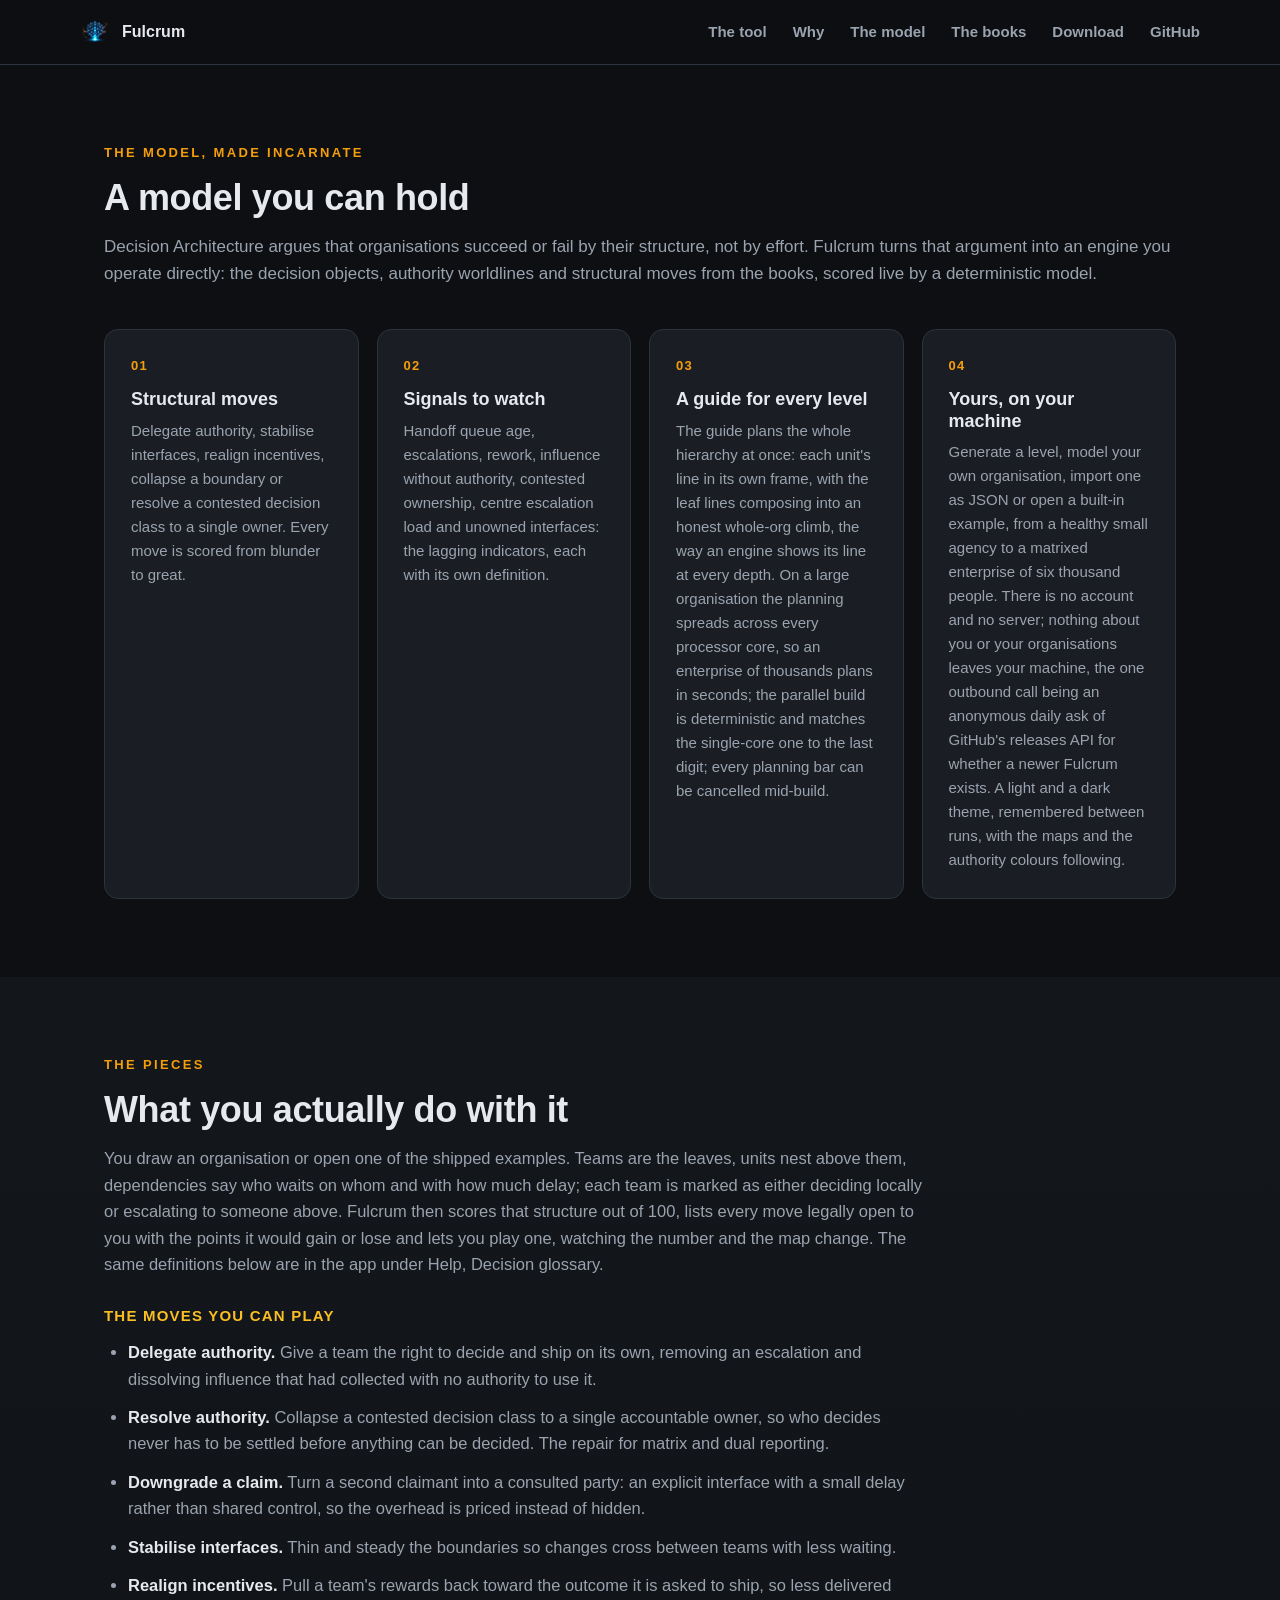
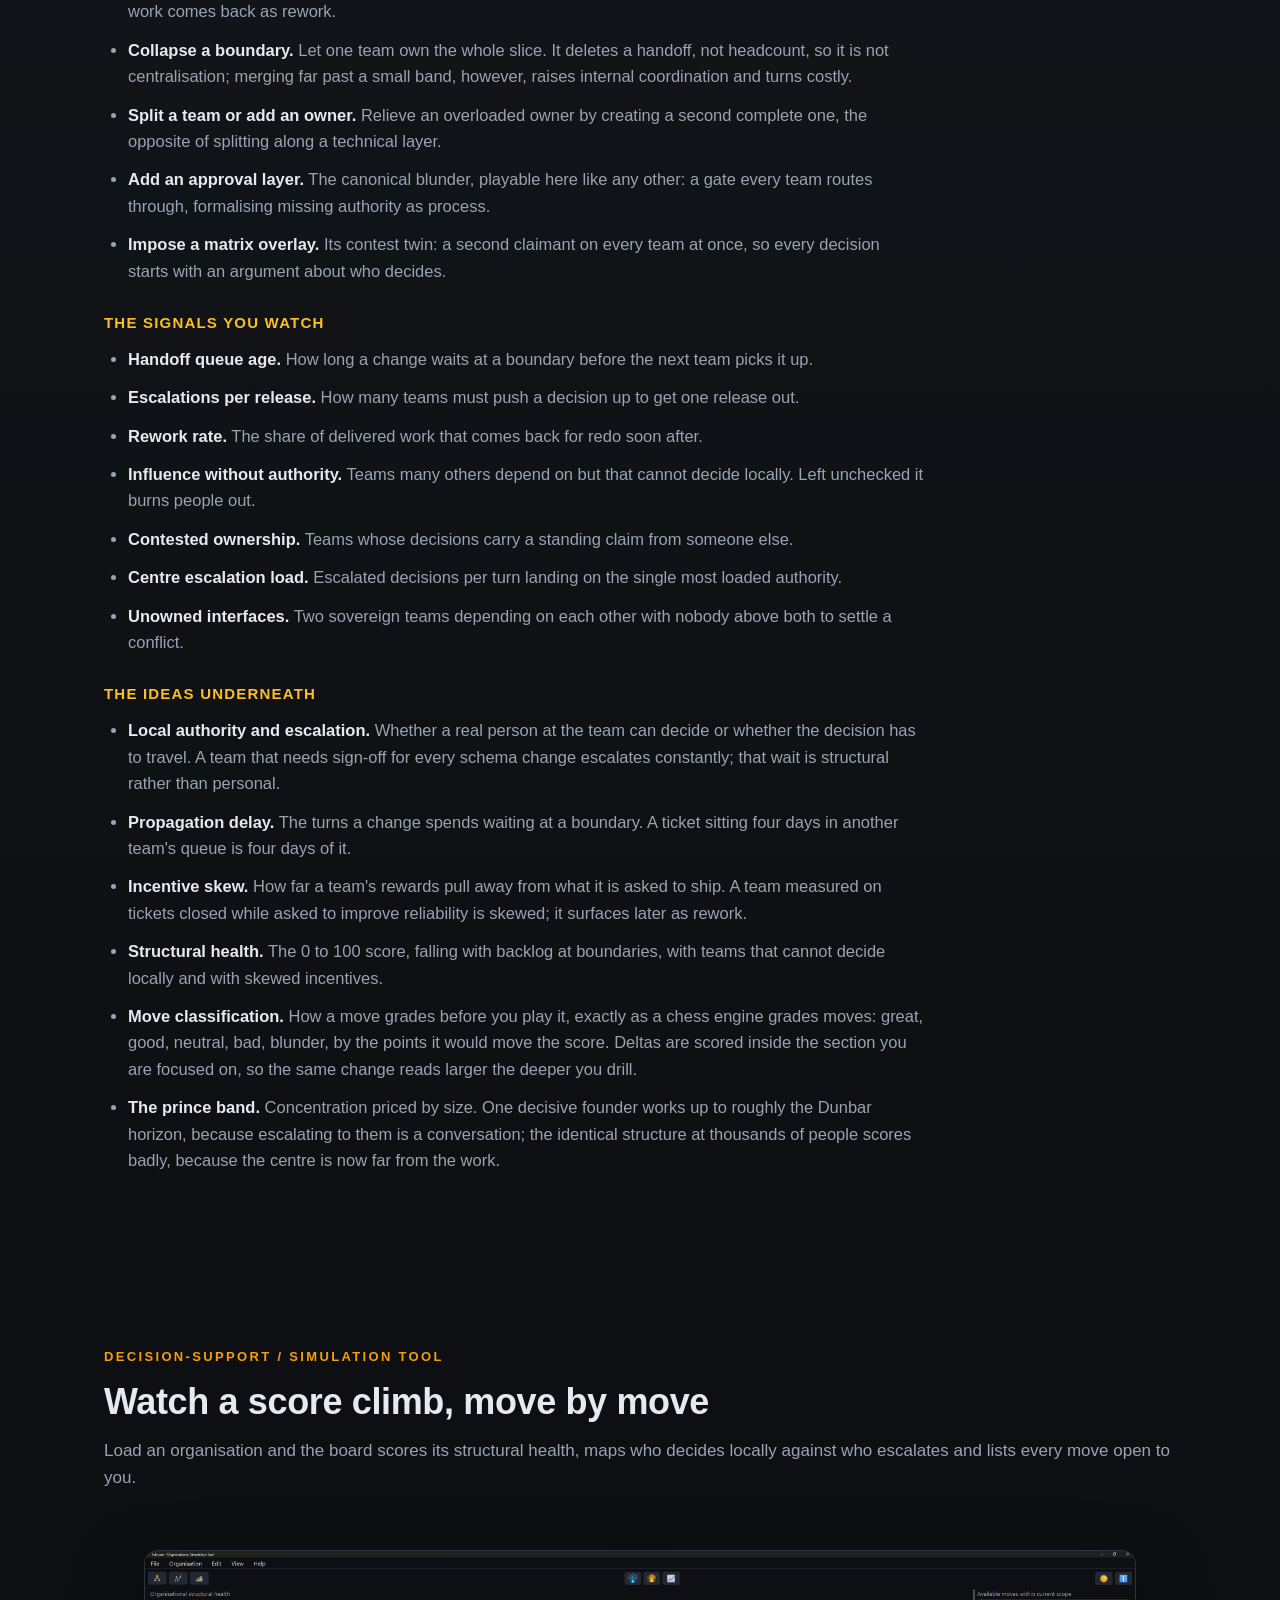
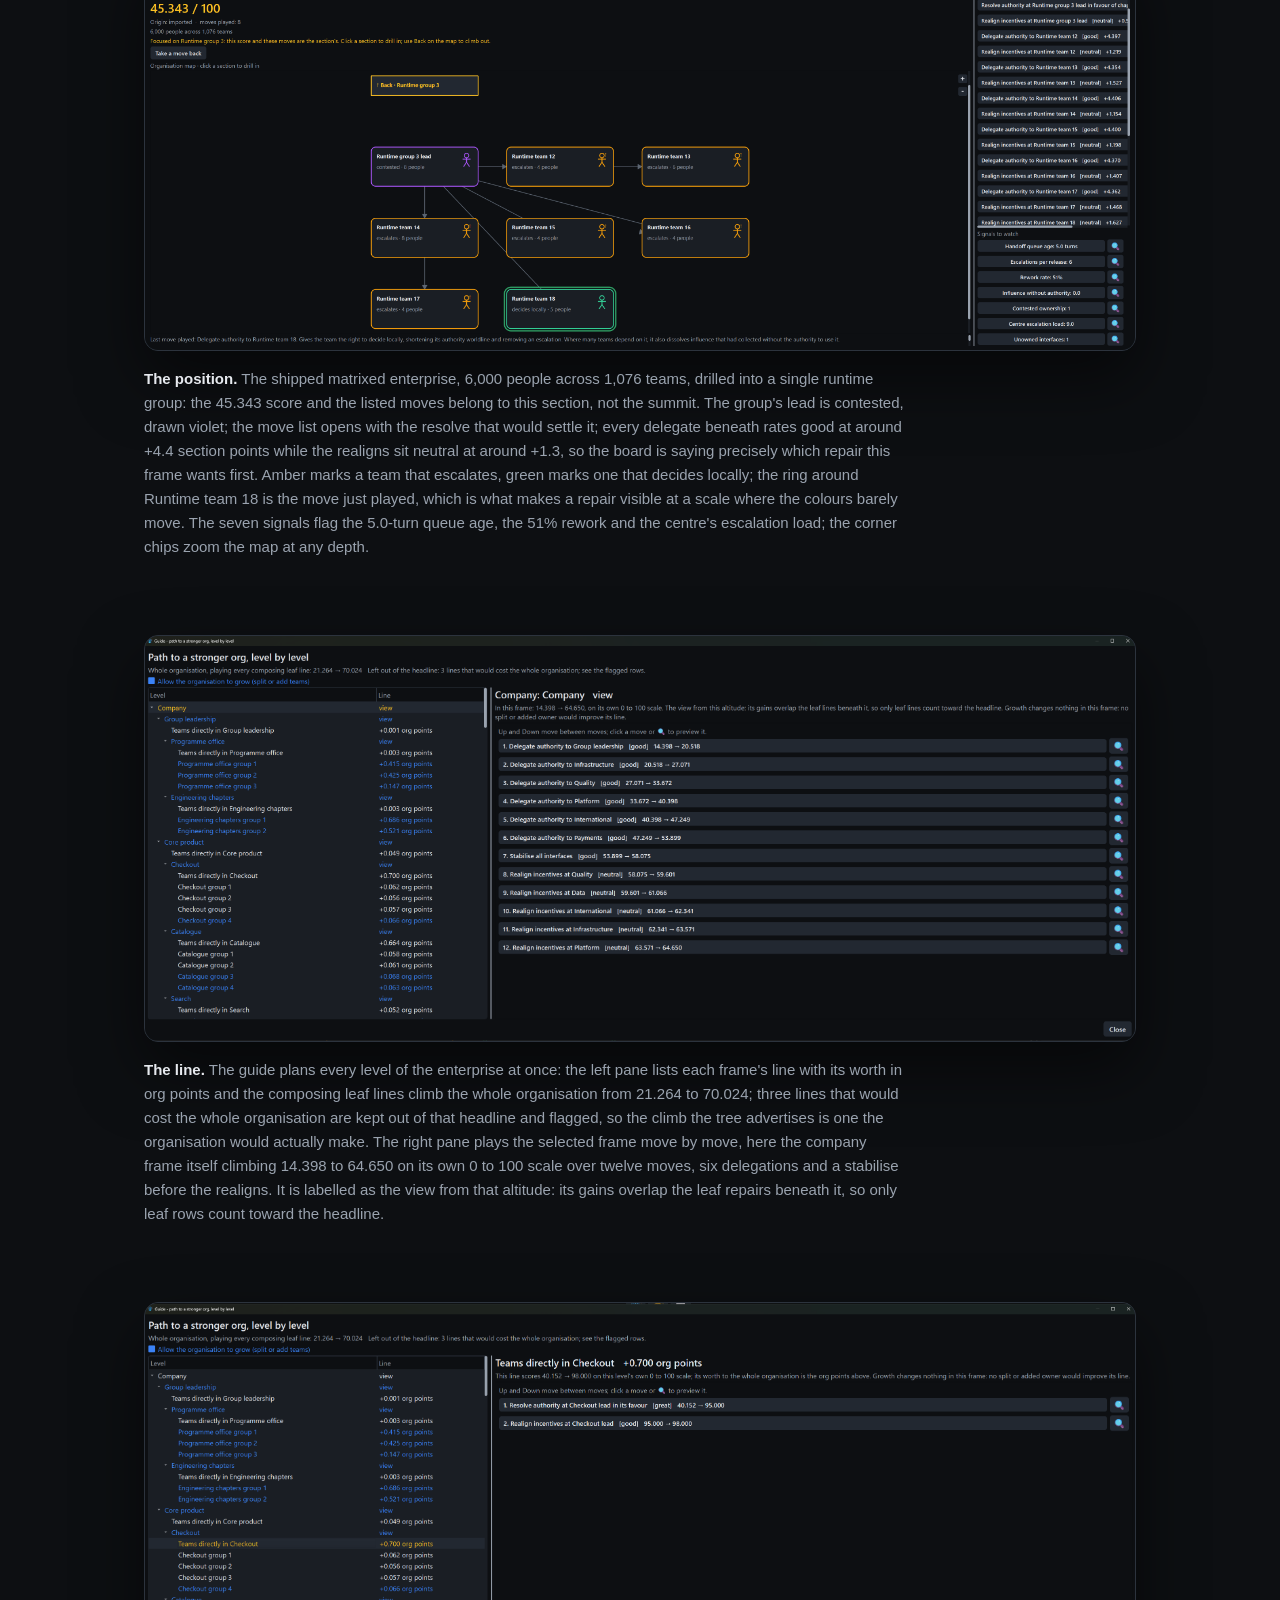
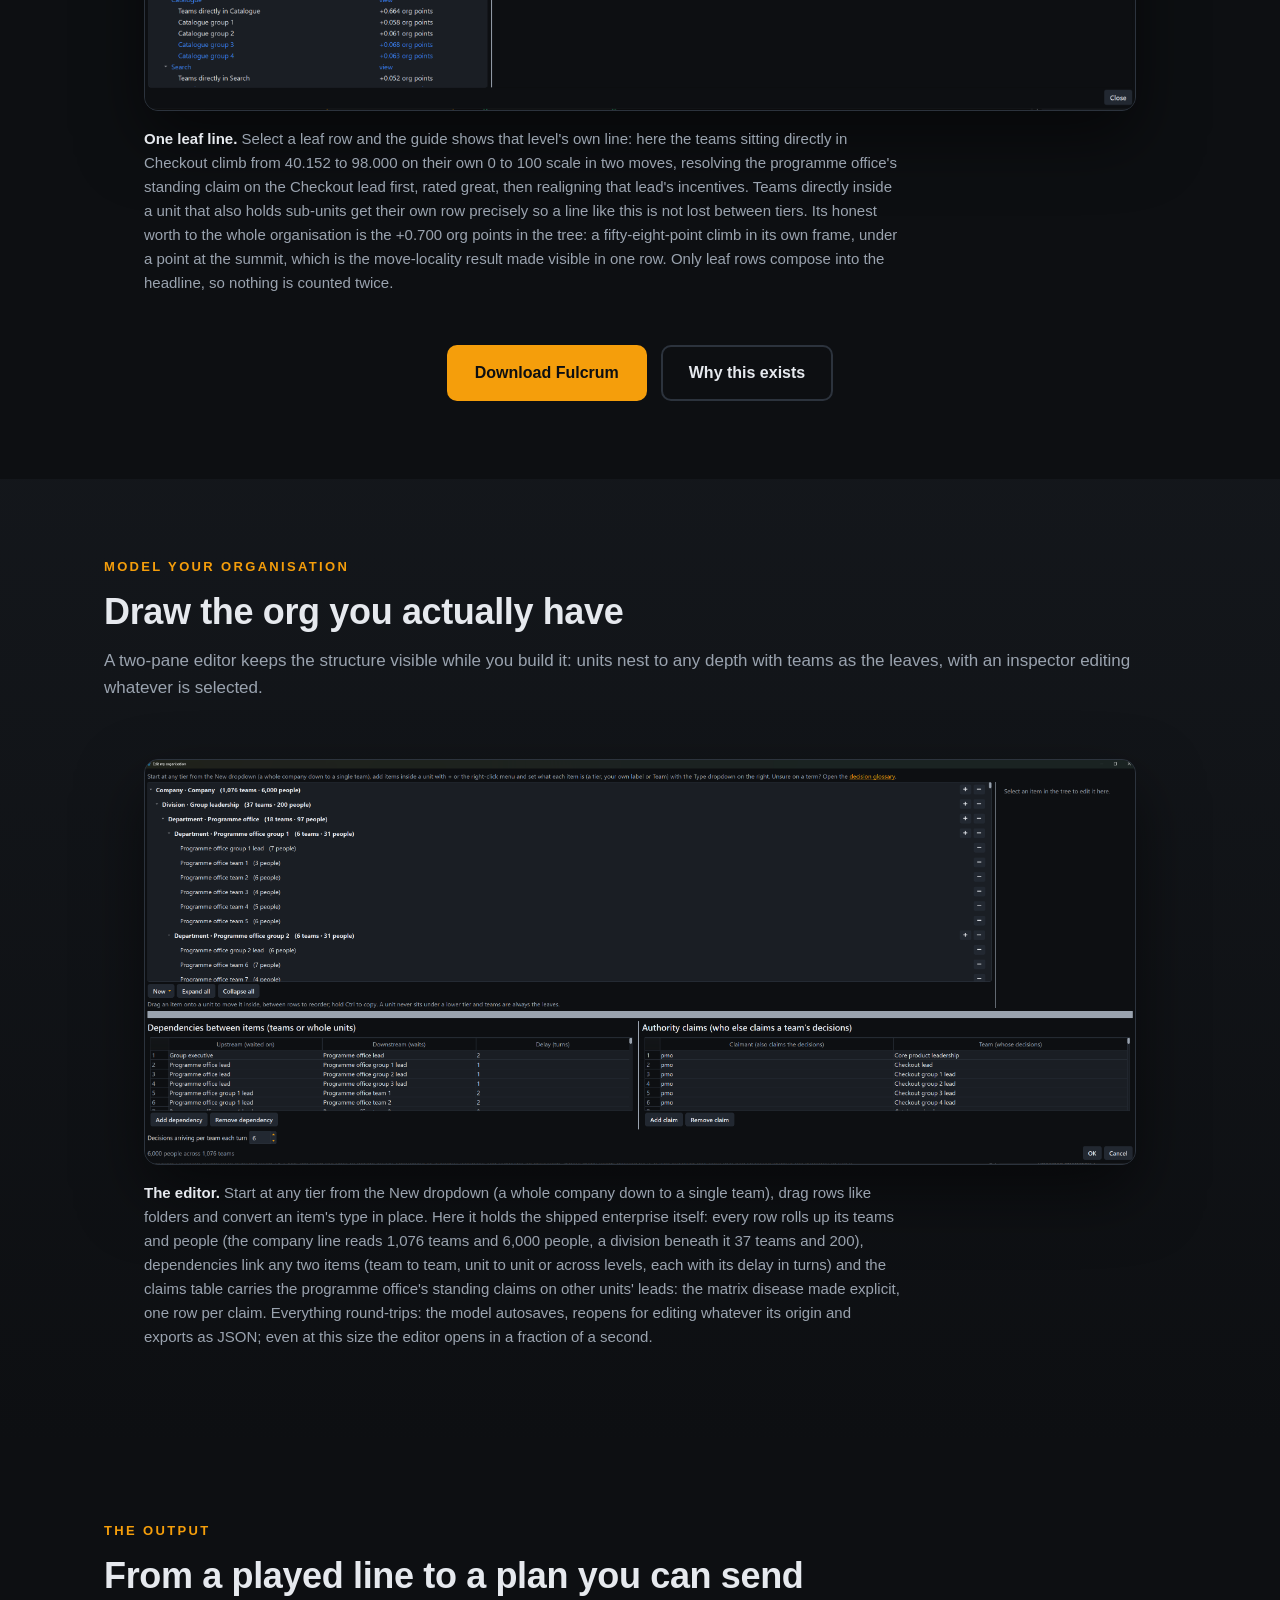
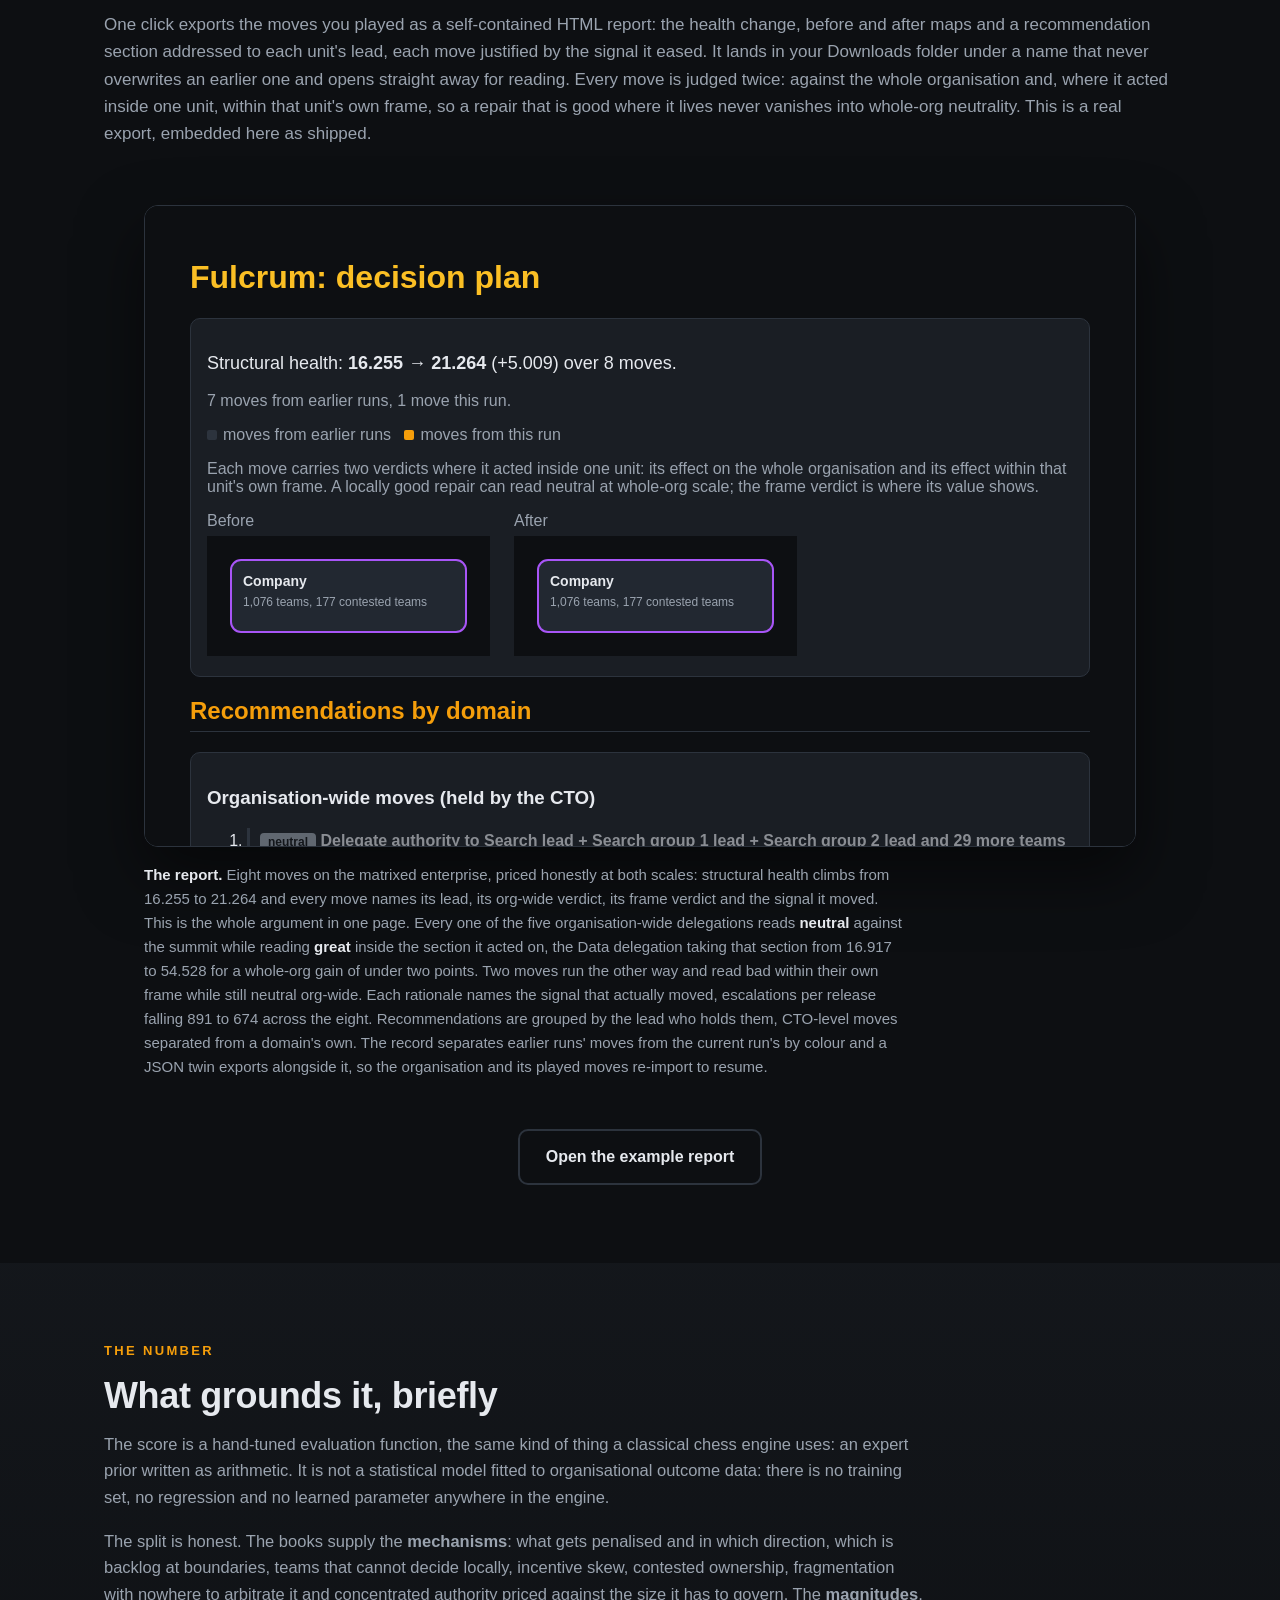
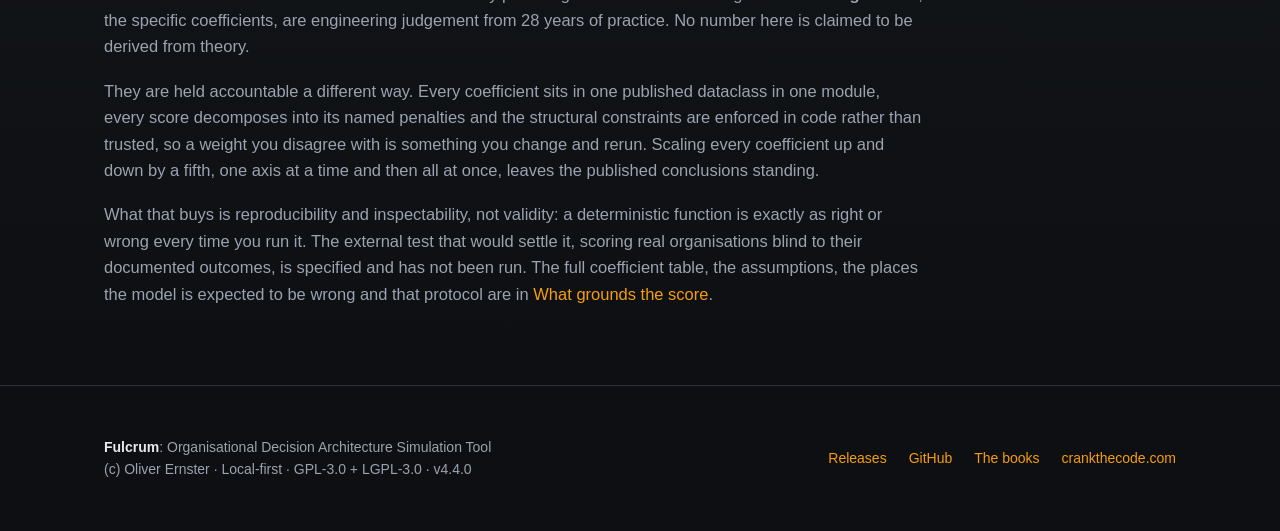
<file: docs/tool.html>
<!DOCTYPE html>
<html lang="en">
<head>
<meta charset="utf-8">
<meta name="viewport" content="width=device-width, initial-scale=1">
<title>The Fulcrum tool: score an organisation and watch the number climb</title>
<meta name="description" content="How Fulcrum works: load an organisation, read its structural health from 0 to 100, see every legal move scored from blunder to great and ask the guide for a move-by-move line to a stronger score.">
<meta name="author" content="Oliver Ernster">
<meta name="robots" content="index, follow">
<meta name="theme-color" content="#0d0f12">
<link rel="canonical" href="https://ernster.dev/fulcrum/tool.html">
<meta property="og:type" content="website">
<meta property="og:site_name" content="Fulcrum">
<meta property="og:title" content="The Fulcrum tool: score an organisation and watch the number climb">
<meta property="og:description" content="Load an organisation, read its structural health from 0 to 100, see every legal move scored from blunder to great and ask the guide for the line to a stronger score.">
<meta property="og:url" content="https://ernster.dev/fulcrum/tool.html">
<meta property="og:image" content="https://ernster.dev/fulcrum/assets/screenshots/play-board.png">
<meta property="og:image:alt" content="The Fulcrum board scoring an organisation&#x27;s structure">
<meta name="twitter:card" content="summary_large_image">
<meta name="twitter:title" content="The Fulcrum tool: score an organisation and watch the number climb">
<meta name="twitter:description" content="Load an organisation, read its structural health from 0 to 100, see every legal move scored from blunder to great and ask the guide for the line to a stronger score.">
<meta name="twitter:image" content="https://ernster.dev/fulcrum/assets/screenshots/play-board.png">
<link rel="icon" type="image/png" href="assets/fulcrum.png">
<link rel="stylesheet" href="styles.css">
</head>
<body>
<header class="nav">
  <div class="container nav-inner">
    <a class="brand" href="./">
      <img src="assets/fulcrum.png" alt="Fulcrum icon">Fulcrum</a>
    <nav class="nav-links">
      <a href="tool.html">The tool</a>
      <a href="why.html">Why</a>
      <a href="model.html">The model</a>
      <a href="why.html#books">The books</a>
      <a href="download.html">Download</a>
      <a href="https://github.com/oernster/fulcrum">GitHub</a>
    </nav>
  </div>
</header>
<main>
  <section id="overview">
    <div class="container">
      <div class="eyebrow">The model, made incarnate</div>
      <h2 class="section-title">A model you can hold</h2>
      <p class="section-sub">Decision Architecture argues that organisations
        succeed or fail by their structure, not by effort. Fulcrum turns
        that argument into an engine you operate directly: the decision
        objects, authority worldlines and structural moves from the books,
        scored live by a deterministic model.</p>
      <div class="features"><div class="feature"><div class="fnum">01</div><h3>Structural moves</h3><p>Delegate authority, stabilise interfaces, realign incentives, collapse a boundary or resolve a contested decision class to a single owner. Every move is scored from blunder to great.</p></div><div class="feature"><div class="fnum">02</div><h3>Signals to watch</h3><p>Handoff queue age, escalations, rework, influence without authority, contested ownership, centre escalation load and unowned interfaces: the lagging indicators, each with its own definition.</p></div><div class="feature"><div class="fnum">03</div><h3>A guide for every level</h3><p>The guide plans the whole hierarchy at once: each unit's line in its own frame, with the leaf lines composing into an honest whole-org climb, the way an engine shows its line at every depth. On a large organisation the planning spreads across every processor core, so an enterprise of thousands plans in seconds; the parallel build is deterministic and matches the single-core one to the last digit; every planning bar can be cancelled mid-build.</p></div><div class="feature"><div class="fnum">04</div><h3>Yours, on your machine</h3><p>Generate a level, model your own organisation, import one as JSON or open a built-in example, from a healthy small agency to a matrixed enterprise of six thousand people. There is no account and no server; nothing about you or your organisations leaves your machine, the one outbound call being an anonymous daily ask of GitHub's releases API for whether a newer Fulcrum exists. A light and a dark theme, remembered between runs, with the maps and the authority colours following.</p></div></div>
    </div>
  </section>
  <section id="vocabulary" class="alt">
    <div class="container prose">
      <div class="eyebrow">The pieces</div>
      <h2 class="section-title">What you actually do with it</h2>
      <p>You draw an organisation or open one of the shipped examples. Teams
        are the leaves, units nest above them, dependencies say who waits on
        whom and with how much delay; each team is marked as either deciding
        locally or escalating to someone above. Fulcrum then scores
        that structure out of 100, lists every move legally open to you with
        the points it would gain or lose and lets you play one, watching the
        number and the map change. The same definitions below are in the app
        under Help, Decision glossary.</p>
      <h3 class="vocab-heading">The moves you can play</h3>
      <ul>
        <li><b>Delegate authority.</b> Give a team the right to decide and ship
          on its own, removing an escalation and dissolving influence that had
          collected with no authority to use it.</li>
        <li><b>Resolve authority.</b> Collapse a contested decision class to a
          single accountable owner, so who decides never has to be settled
          before anything can be decided. The repair for matrix and dual
          reporting.</li>
        <li><b>Downgrade a claim.</b> Turn a second claimant into a consulted
          party: an explicit interface with a small delay rather than shared
          control, so the overhead is priced instead of hidden.</li>
        <li><b>Stabilise interfaces.</b> Thin and steady the boundaries so
          changes cross between teams with less waiting.</li>
        <li><b>Realign incentives.</b> Pull a team's rewards back toward the
          outcome it is asked to ship, so less delivered work comes back as
          rework.</li>
        <li><b>Collapse a boundary.</b> Let one team own the whole slice. It
          deletes a handoff, not headcount, so it is not centralisation;
          merging far past a small band, however, raises internal coordination
          and turns costly.</li>
        <li><b>Split a team or add an owner.</b> Relieve an overloaded owner
          by creating a second complete one, the opposite of splitting along a
          technical layer.</li>
        <li><b>Add an approval layer.</b> The canonical blunder, playable here
          like any other: a gate every team routes through, formalising missing
          authority as process.</li>
        <li><b>Impose a matrix overlay.</b> Its contest twin: a second claimant
          on every team at once, so every decision starts with an argument
          about who decides.</li>
      </ul>
      <h3 class="vocab-heading">The signals you watch</h3>
      <ul>
        <li><b>Handoff queue age.</b> How long a change waits at a boundary
          before the next team picks it up.</li>
        <li><b>Escalations per release.</b> How many teams must push a decision
          up to get one release out.</li>
        <li><b>Rework rate.</b> The share of delivered work that comes back for
          redo soon after.</li>
        <li><b>Influence without authority.</b> Teams many others depend on but
          that cannot decide locally. Left unchecked it burns people out.</li>
        <li><b>Contested ownership.</b> Teams whose decisions carry a standing
          claim from someone else.</li>
        <li><b>Centre escalation load.</b> Escalated decisions per turn landing
          on the single most loaded authority.</li>
        <li><b>Unowned interfaces.</b> Two sovereign teams depending on each
          other with nobody above both to settle a conflict.</li>
      </ul>
      <h3 class="vocab-heading">The ideas underneath</h3>
      <ul>
        <li><b>Local authority and escalation.</b> Whether a real person at the
          team can decide or whether the decision has to travel. A team that
          needs sign-off for every schema change escalates constantly; that
          wait is structural rather than personal.</li>
        <li><b>Propagation delay.</b> The turns a change spends waiting at a
          boundary. A ticket sitting four days in another team's queue is four
          days of it.</li>
        <li><b>Incentive skew.</b> How far a team's rewards pull away from what
          it is asked to ship. A team measured on tickets closed while asked to
          improve reliability is skewed; it surfaces later as rework.</li>
        <li><b>Structural health.</b> The 0 to 100 score, falling with backlog
          at boundaries, with teams that cannot decide locally and with skewed
          incentives.</li>
        <li><b>Move classification.</b> How a move grades before you play it,
          exactly as a chess engine grades moves: great, good, neutral, bad,
          blunder, by the points it would move the score. Deltas are scored
          inside the section you are focused on, so the same change reads
          larger the deeper you drill.</li>
        <li><b>The prince band.</b> Concentration priced by size. One decisive
          founder works up to roughly the Dunbar horizon, because escalating to
          them is a conversation; the identical structure at thousands of
          people scores badly, because the centre is now far from the work.</li>
      </ul>
    </div>
  </section>
  <section id="play">
    <div class="container">
      <div class="eyebrow">Decision-support / Simulation tool</div>
      <h2 class="section-title">Watch a score climb, move by move</h2>
      <p class="section-sub">Load an organisation and the board scores its
        structural health, maps who decides locally against who escalates and
        lists every move open to you.</p>
      <div class="shots">
        <figure class="shot">
          <div class="frame">
            <img loading="lazy" src="assets/screenshots/play-board.png" alt="The Fulcrum board drilled into one runtime group of the six-thousand-person enterprise, with the section's score, moves and signals">
          </div>
          <figcaption><b>The position.</b> The shipped matrixed enterprise,
            6,000 people across 1,076 teams, drilled into a single runtime
            group: the 45.343 score and the listed moves belong to this
            section, not the summit. The group's lead is contested, drawn
            violet; the move list opens with the resolve that would
            settle it; every delegate beneath rates good at around +4.4
            section points while the realigns sit neutral at around +1.3,
            so the board is saying precisely which repair this frame wants
            first. Amber marks a team that escalates, green marks one that
            decides locally; the ring around Runtime team 18 is the
            move just played, which is what makes a repair visible at a
            scale where the colours barely move. The seven signals flag the
            5.0-turn queue age, the 51% rework and the centre's escalation
            load; the corner chips zoom the map at any depth.</figcaption>
        </figure>
        <figure class="shot">
          <div class="frame">
            <img loading="lazy" src="assets/screenshots/play-guide1.png" alt="The Fulcrum guide: the level tree beside the company frame's own line, every step priced from its before score to its after score">
          </div>
          <figcaption><b>The line.</b> The guide plans every level of the
            enterprise at once: the left pane lists each frame's line with
            its worth in org points and the composing leaf lines climb the
            whole organisation from 21.264 to 70.024; three lines that
            would cost the whole organisation are kept out of that headline
            and flagged, so the climb the tree advertises is one the
            organisation would actually make. The right pane plays the
            selected frame move by move, here the company frame itself
            climbing 14.398 to 64.650 on its own 0 to 100 scale over twelve
            moves, six delegations and a stabilise before the realigns.
            It is labelled as the view from that altitude: its gains
            overlap the leaf repairs beneath it, so only leaf rows count
            toward the headline.</figcaption>
        </figure>
        <figure class="shot">
          <div class="frame">
            <img loading="lazy" src="assets/screenshots/play-guide2.png" alt="A leaf line in the Fulcrum guide: the teams sitting directly in Checkout, a two-move line worth +0.700 org points to the whole organisation">
          </div>
          <figcaption><b>One leaf line.</b> Select a leaf row and the guide
            shows that level's own line: here the teams sitting directly in
            Checkout climb from 40.152 to 98.000 on their own 0 to 100
            scale in two moves, resolving the programme office's standing
            claim on the Checkout lead first, rated great, then realigning
            that lead's incentives. Teams directly inside a unit that also
            holds sub-units get their own row precisely so a line like this
            is not lost between tiers. Its honest worth to the whole
            organisation is the +0.700 org points in the tree: a
            fifty-eight-point climb in its own frame, under a point at the
            summit, which is the move-locality result made visible in one
            row. Only leaf rows compose into the headline, so nothing is
            counted twice.</figcaption>
        </figure>
      </div>
      <div class="cta">
        <a class="btn btn-primary" href="download.html">Download Fulcrum</a>
        <a class="btn btn-ghost" href="why.html">Why this exists</a>
      </div>
    </div>
  </section>
  <section id="model" class="alt">
    <div class="container">
      <div class="eyebrow">Model your organisation</div>
      <h2 class="section-title">Draw the org you actually have</h2>
      <p class="section-sub">A two-pane editor keeps the structure visible
        while you build it: units nest to any depth with teams as the leaves,
        with an inspector editing whatever is selected.</p>
      <div class="shots">
        <figure class="shot">
          <div class="frame">
            <img loading="lazy" src="assets/screenshots/model-org.png" alt="The Fulcrum organisation editor holding the six-thousand-person enterprise: the org tree with rolled-up headcounts, the dependency table and the authority-claims table">
          </div>
          <figcaption><b>The editor.</b> Start at any tier from the New
            dropdown (a whole company down to a single team), drag rows like
            folders and convert an item's type in place. Here it holds the
            shipped enterprise itself: every row rolls up its teams and
            people (the company line reads 1,076 teams and 6,000 people, a
            division beneath it 37 teams and 200), dependencies link any
            two items (team to team, unit to unit or across levels, each
            with its delay in turns) and the claims table carries the
            programme office's standing claims on other units' leads: the
            matrix disease made explicit, one row per claim. Everything
            round-trips: the model autosaves, reopens for editing whatever
            its origin and exports as JSON; even at this size the
            editor opens in a fraction of a second.</figcaption>
        </figure>
      </div>
    </div>
  </section>
  <section id="output">
    <div class="container">
      <div class="eyebrow">The output</div>
      <h2 class="section-title">From a played line to a plan you can send</h2>
      <p class="section-sub">One click exports the moves you played as a
        self-contained HTML report: the health change, before and after maps
        and a recommendation section addressed to each unit's lead, each move
        justified by the signal it eased. It lands in your Downloads folder
        under a name that never overwrites an earlier one and opens straight
        away for reading. Every move is judged twice: against the whole
        organisation and, where it acted inside one unit, within that unit's
        own frame, so a repair that is good where it lives never vanishes
        into whole-org neutrality. This is a real export, embedded here as
        shipped.</p>
      <div class="shots">
        <figure class="shot">
          <div class="frame">
            <iframe src="assets/html/fulcrum-presentation.html"
                    title="An example Fulcrum plan export"
                    loading="lazy"
                    style="display:block;width:100%;height:640px;border:0;background:#0d0f12"></iframe>
          </div>
          <figcaption><b>The report.</b> Eight moves on the matrixed
            enterprise, priced honestly at both scales: structural health
            climbs from 16.255 to 21.264 and every move names its lead, its
            org-wide verdict, its frame verdict and the signal it moved.
            This is the whole argument in one page. Every one of the five
            organisation-wide delegations reads <b>neutral</b> against the
            summit while reading <b>great</b> inside the section it acted
            on, the Data delegation taking that section from 16.917 to
            54.528 for a whole-org gain of under two points. Two moves run
            the other way and read bad within their own frame while still
            neutral org-wide. Each rationale names the signal that actually
            moved, escalations per release falling 891 to 674 across the
            eight. Recommendations are grouped by the lead who holds them,
            CTO-level moves separated from a domain's own. The record
            separates earlier runs' moves from the current run's by colour
            and a JSON twin exports alongside it, so the organisation and
            its played moves re-import to resume.</figcaption>
        </figure>
      </div>
      <div class="cta">
        <a class="btn btn-ghost" href="assets/html/fulcrum-presentation.html" target="_blank" rel="noopener">Open the example report</a>
      </div>
    </div>
  </section>
  <section id="grounding" class="alt">
    <div class="container prose">
      <div class="eyebrow">The number</div>
      <h2 class="section-title">What grounds it, briefly</h2>
      <p>The score is a hand-tuned evaluation function, the same kind of thing
        a classical chess engine uses: an expert prior written as arithmetic.
        It is not a statistical model fitted to organisational outcome data:
        there is no training set, no regression and no learned parameter
        anywhere in the engine.</p>
      <p>The split is honest. The books supply the <b>mechanisms</b>: what
        gets penalised and in which direction, which is backlog at boundaries,
        teams that cannot decide locally, incentive skew, contested ownership,
        fragmentation with nowhere to arbitrate it and concentrated authority
        priced against the size it has to govern. The <b>magnitudes</b>, the
        specific coefficients, are engineering judgement from 28 years of
        practice. No number here is claimed to be derived from theory.</p>
      <p>They are held accountable a different way. Every coefficient sits in
        one published dataclass in one module, every score decomposes into its
        named penalties and the structural constraints are enforced in code
        rather than trusted, so a weight you disagree with is something you
        change and rerun. Scaling every coefficient up and down by a fifth,
        one axis at a time and then all at once, leaves the published
        conclusions standing.</p>
      <p>What that buys is reproducibility and inspectability, not validity: a
        deterministic function is exactly as right or wrong every time you run
        it. The external test that would settle it, scoring real organisations
        blind to their documented outcomes, is specified and has not been run.
        The full coefficient table, the assumptions, the places the model is
        expected to be wrong and that protocol are in
        <a href="model.html">What grounds the score</a>.</p>
    </div>
  </section>
</main>
<footer>
  <div class="container footer-inner">
    <div>
      <strong>Fulcrum</strong>: Organisational Decision Architecture Simulation Tool<br>
      (c) Oliver Ernster · Local-first · GPL-3.0 + LGPL-3.0 · v<!--VERSION-->4.4.0<!--/VERSION-->
    </div>
    <div class="footer-links">
      <a href="https://github.com/oernster/fulcrum/releases">Releases</a>
      <a href="https://github.com/oernster/fulcrum">GitHub</a>
      <a href="https://www.crankthecode.com/books">The books</a>
      <a href="https://www.crankthecode.com/">crankthecode.com</a>
    </div>
  </div>
</footer>
</body>
</html>
</file>
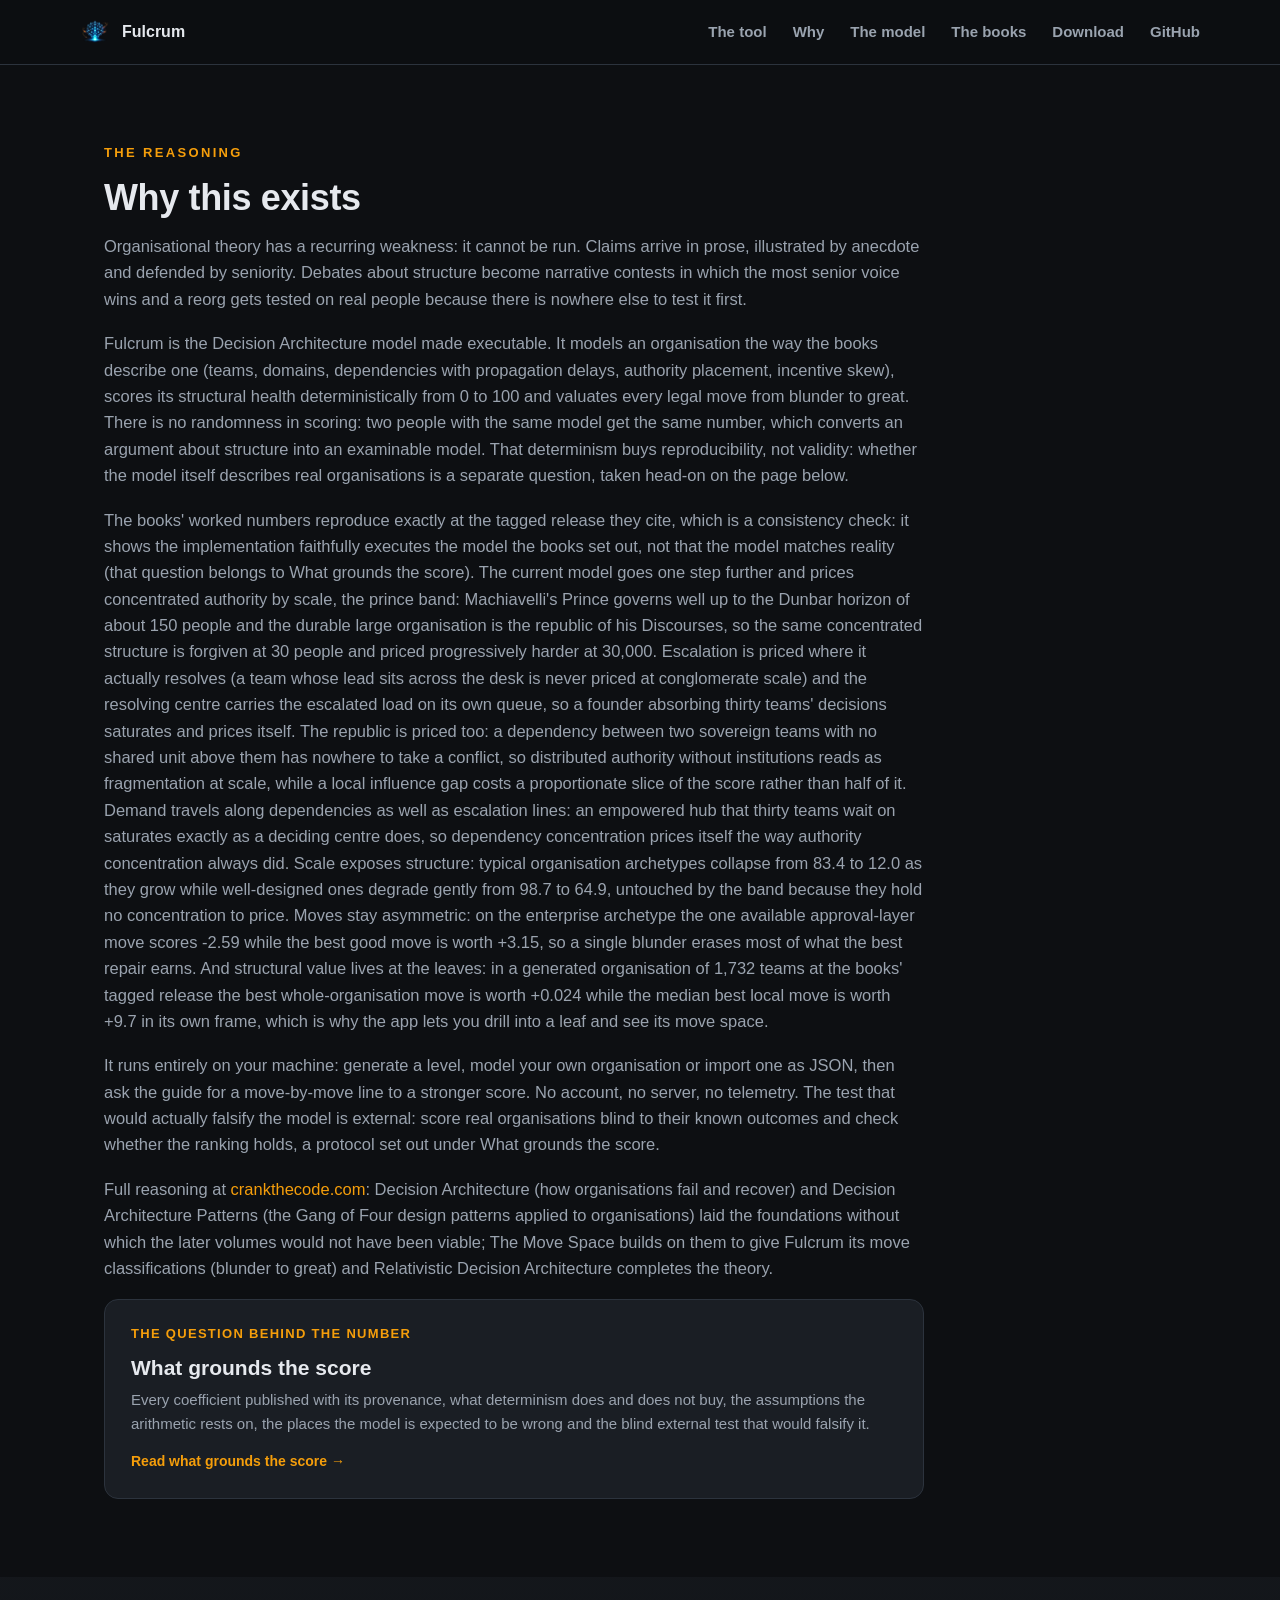
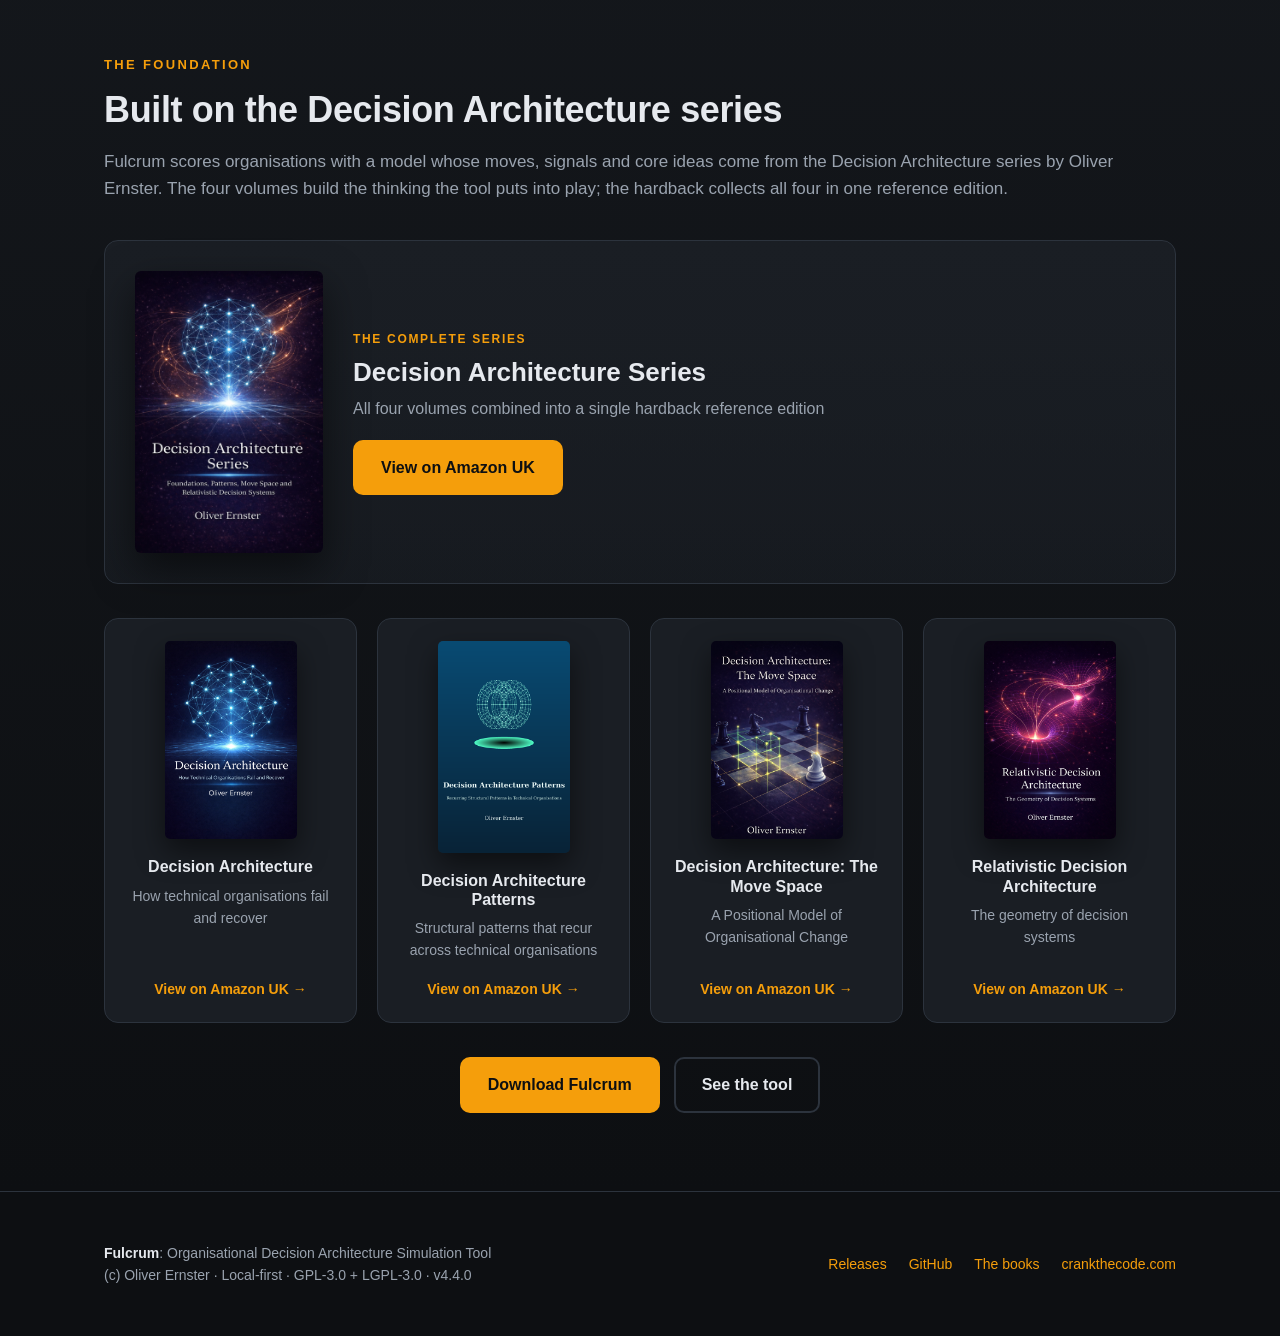
<file: docs/why.html>
<!DOCTYPE html>
<html lang="en">
<head>
<meta charset="utf-8">
<meta name="viewport" content="width=device-width, initial-scale=1">
<title>Why Fulcrum exists: organisational theory you can run</title>
<meta name="description" content="Why Fulcrum was built: organisational theory usually cannot be run, so Fulcrum makes the Decision Architecture model executable. Deterministic scoring, move valuation and the books the model comes from.">
<meta name="author" content="Oliver Ernster">
<meta name="robots" content="index, follow">
<meta name="theme-color" content="#0d0f12">
<link rel="canonical" href="https://ernster.dev/fulcrum/why.html">
<meta property="og:type" content="website">
<meta property="og:site_name" content="Fulcrum">
<meta property="og:title" content="Why Fulcrum exists: organisational theory you can run">
<meta property="og:description" content="Organisational theory usually cannot be run. Fulcrum makes the Decision Architecture model executable: deterministic scoring, move valuation and numbers anyone can reproduce.">
<meta property="og:url" content="https://ernster.dev/fulcrum/why.html">
<meta property="og:image" content="https://ernster.dev/fulcrum/assets/books/hardback_cover.png">
<meta property="og:image:alt" content="The Decision Architecture series hardback cover">
<meta name="twitter:card" content="summary_large_image">
<meta name="twitter:title" content="Why Fulcrum exists: organisational theory you can run">
<meta name="twitter:description" content="Organisational theory usually cannot be run. Fulcrum makes the Decision Architecture model executable: deterministic scoring, move valuation and numbers anyone can reproduce.">
<meta name="twitter:image" content="https://ernster.dev/fulcrum/assets/books/hardback_cover.png">
<link rel="icon" type="image/png" href="assets/fulcrum.png">
<link rel="stylesheet" href="styles.css">
</head>
<body>
<header class="nav">
  <div class="container nav-inner">
    <a class="brand" href="./">
      <img src="assets/fulcrum.png" alt="Fulcrum icon">Fulcrum</a>
    <nav class="nav-links">
      <a href="tool.html">The tool</a>
      <a href="why.html">Why</a>
      <a href="model.html">The model</a>
      <a href="why.html#books">The books</a>
      <a href="download.html">Download</a>
      <a href="https://github.com/oernster/fulcrum">GitHub</a>
    </nav>
  </div>
</header>
<main>
  <section id="exists">
    <div class="container prose">
      <div class="eyebrow">The reasoning</div>
      <h2 class="section-title">Why this exists</h2>
      <p>Organisational theory has a recurring weakness: it cannot be run. Claims arrive in prose,
        illustrated by anecdote and defended by seniority. Debates about structure become narrative
        contests in which the most senior voice wins and a reorg gets tested on real people because
        there is nowhere else to test it first.</p>
      <p>Fulcrum is the Decision Architecture model made executable. It models an organisation the
        way the books describe one (teams, domains, dependencies with propagation delays, authority
        placement, incentive skew), scores its structural health deterministically from 0 to 100 and
        valuates every legal move from blunder to great. There is no randomness in scoring: two
        people with the same model get the same number, which converts an argument about structure
        into an examinable model. That determinism buys reproducibility, not validity: whether the
        model itself describes real organisations is a separate question, taken head-on on the
        page below.</p>
      <p>The books' worked numbers reproduce exactly at the tagged release they cite, which is a
        consistency check: it shows the implementation faithfully executes the model the books set
        out, not that the model matches reality (that question belongs to What grounds the
        score). The current model goes one step further
        and prices concentrated authority by scale, the prince band: Machiavelli's Prince governs
        well up to the Dunbar horizon of about 150 people and the durable large organisation is
        the republic of his Discourses, so the same concentrated structure is forgiven at 30
        people and priced progressively harder at 30,000. Escalation is priced where it actually
        resolves (a team whose lead sits across the desk is never priced at conglomerate scale)
        and the resolving centre carries the escalated load on its own queue, so a founder
        absorbing thirty teams' decisions saturates and prices itself. The republic is priced
        too: a dependency between two sovereign teams with no shared unit above them has nowhere
        to take a conflict, so distributed authority without institutions reads as fragmentation
        at scale, while a local influence gap costs a proportionate slice of the score rather
        than half of it. Demand travels along dependencies as well as escalation lines: an
        empowered hub that thirty teams wait on saturates exactly as a deciding centre does,
        so dependency concentration prices itself the way authority concentration always did.
        Scale exposes structure: typical organisation archetypes collapse from
        83.4 to 12.0 as they grow while well-designed ones degrade gently from 98.7 to 64.9,
        untouched by the band because they hold no concentration to price. Moves stay asymmetric:
        on the enterprise archetype the one available approval-layer move scores -2.59 while the
        best good move is worth +3.15, so a single blunder erases most of what the best repair
        earns. And structural value lives at the leaves: in a generated organisation of 1,732
        teams at the books' tagged release the best whole-organisation move is worth +0.024 while
        the median best local move is worth +9.7 in its own frame, which is why the app lets you
        drill into a leaf and see its move space.</p>
      <p>It runs entirely on your machine: generate a level, model your own organisation or import
        one as JSON, then ask the guide for a move-by-move line to a stronger score. No account, no
        server, no telemetry. The test that would actually falsify the model is external: score
        real organisations blind to their known outcomes and check whether the ranking holds, a
        protocol set out under What grounds the score.</p>
      <p>Full reasoning at <a href="https://www.crankthecode.com/books">crankthecode.com</a>:
        Decision Architecture (how organisations fail and recover) and Decision Architecture
        Patterns (the Gang of Four design patterns applied to organisations) laid the foundations
        without which the later volumes would not have been viable; The Move Space builds on them
        to give Fulcrum its move classifications (blunder to great) and Relativistic Decision
        Architecture completes the theory.</p>
      <div class="panel card-link">
        <div class="kicker">The question behind the number</div>
        <h3>What grounds the score</h3>
        <p>Every coefficient published with its provenance, what determinism does and does not
          buy, the assumptions the arithmetic rests on, the places the model is expected to be
          wrong and the blind external test that would falsify it.</p>
        <a class="go stretched" href="model.html">Read what grounds the score &rarr;</a>
      </div>
    </div>
  </section>
  <section id="books" class="alt">
    <div class="container">
      <div class="eyebrow">The foundation</div>
      <h2 class="section-title">Built on the Decision Architecture series</h2>
      <p class="books-intro">Fulcrum scores organisations with a model whose moves, signals and core ideas come from the Decision Architecture series by Oliver Ernster. The four volumes build the thinking the tool puts into play; the hardback collects all four in one reference edition.</p>
      <div class="featured card-link"><img loading="lazy" src="assets/books/hardback_cover.png" alt="Decision Architecture Series cover"><div class="meta"><div class="kicker">The complete series</div><h3>Decision Architecture Series</h3><p>All four volumes combined into a single hardback reference edition</p><a class="btn btn-primary stretched" href="https://www.amazon.co.uk/dp/B0GTMVV8T5">View on Amazon UK</a></div></div>
      <div class="series"><div class="book card-link"><img loading="lazy" src="assets/books/_cover_da.png" alt="Decision Architecture cover"><h4>Decision Architecture</h4><p>How technical organisations fail and recover</p><a class="buy stretched" href="https://www.amazon.co.uk/dp/B0GT4JNMGK">View on Amazon UK &rarr;</a></div><div class="book card-link"><img loading="lazy" src="assets/books/_cover_da_patterns.png" alt="Decision Architecture Patterns cover"><h4>Decision Architecture Patterns</h4><p>Structural patterns that recur across technical organisations</p><a class="buy stretched" href="https://www.amazon.co.uk/dp/B0GT4CZ327">View on Amazon UK &rarr;</a></div><div class="book card-link"><img loading="lazy" src="assets/books/_cover-da-move-space.png" alt="Decision Architecture: The Move Space cover"><h4>Decision Architecture: The Move Space</h4><p>A Positional Model of Organisational Change</p><a class="buy stretched" href="https://www.amazon.co.uk/dp/B0GTDX7186">View on Amazon UK &rarr;</a></div><div class="book card-link"><img loading="lazy" src="assets/books/_cover_relativistic_da_architecture.png" alt="Relativistic Decision Architecture cover"><h4>Relativistic Decision Architecture</h4><p>The geometry of decision systems</p><a class="buy stretched" href="https://www.amazon.co.uk/dp/B0GT7D4P8G">View on Amazon UK &rarr;</a></div></div>
      <div class="cta">
        <a class="btn btn-primary" href="download.html">Download Fulcrum</a>
        <a class="btn btn-ghost" href="tool.html">See the tool</a>
      </div>
    </div>
  </section>
</main>
<footer>
  <div class="container footer-inner">
    <div>
      <strong>Fulcrum</strong>: Organisational Decision Architecture Simulation Tool<br>
      (c) Oliver Ernster · Local-first · GPL-3.0 + LGPL-3.0 · v<!--VERSION-->4.4.0<!--/VERSION-->
    </div>
    <div class="footer-links">
      <a href="https://github.com/oernster/fulcrum/releases">Releases</a>
      <a href="https://github.com/oernster/fulcrum">GitHub</a>
      <a href="https://www.crankthecode.com/books">The books</a>
      <a href="https://www.crankthecode.com/">crankthecode.com</a>
    </div>
  </div>
</footer>
</body>
</html>
</file>
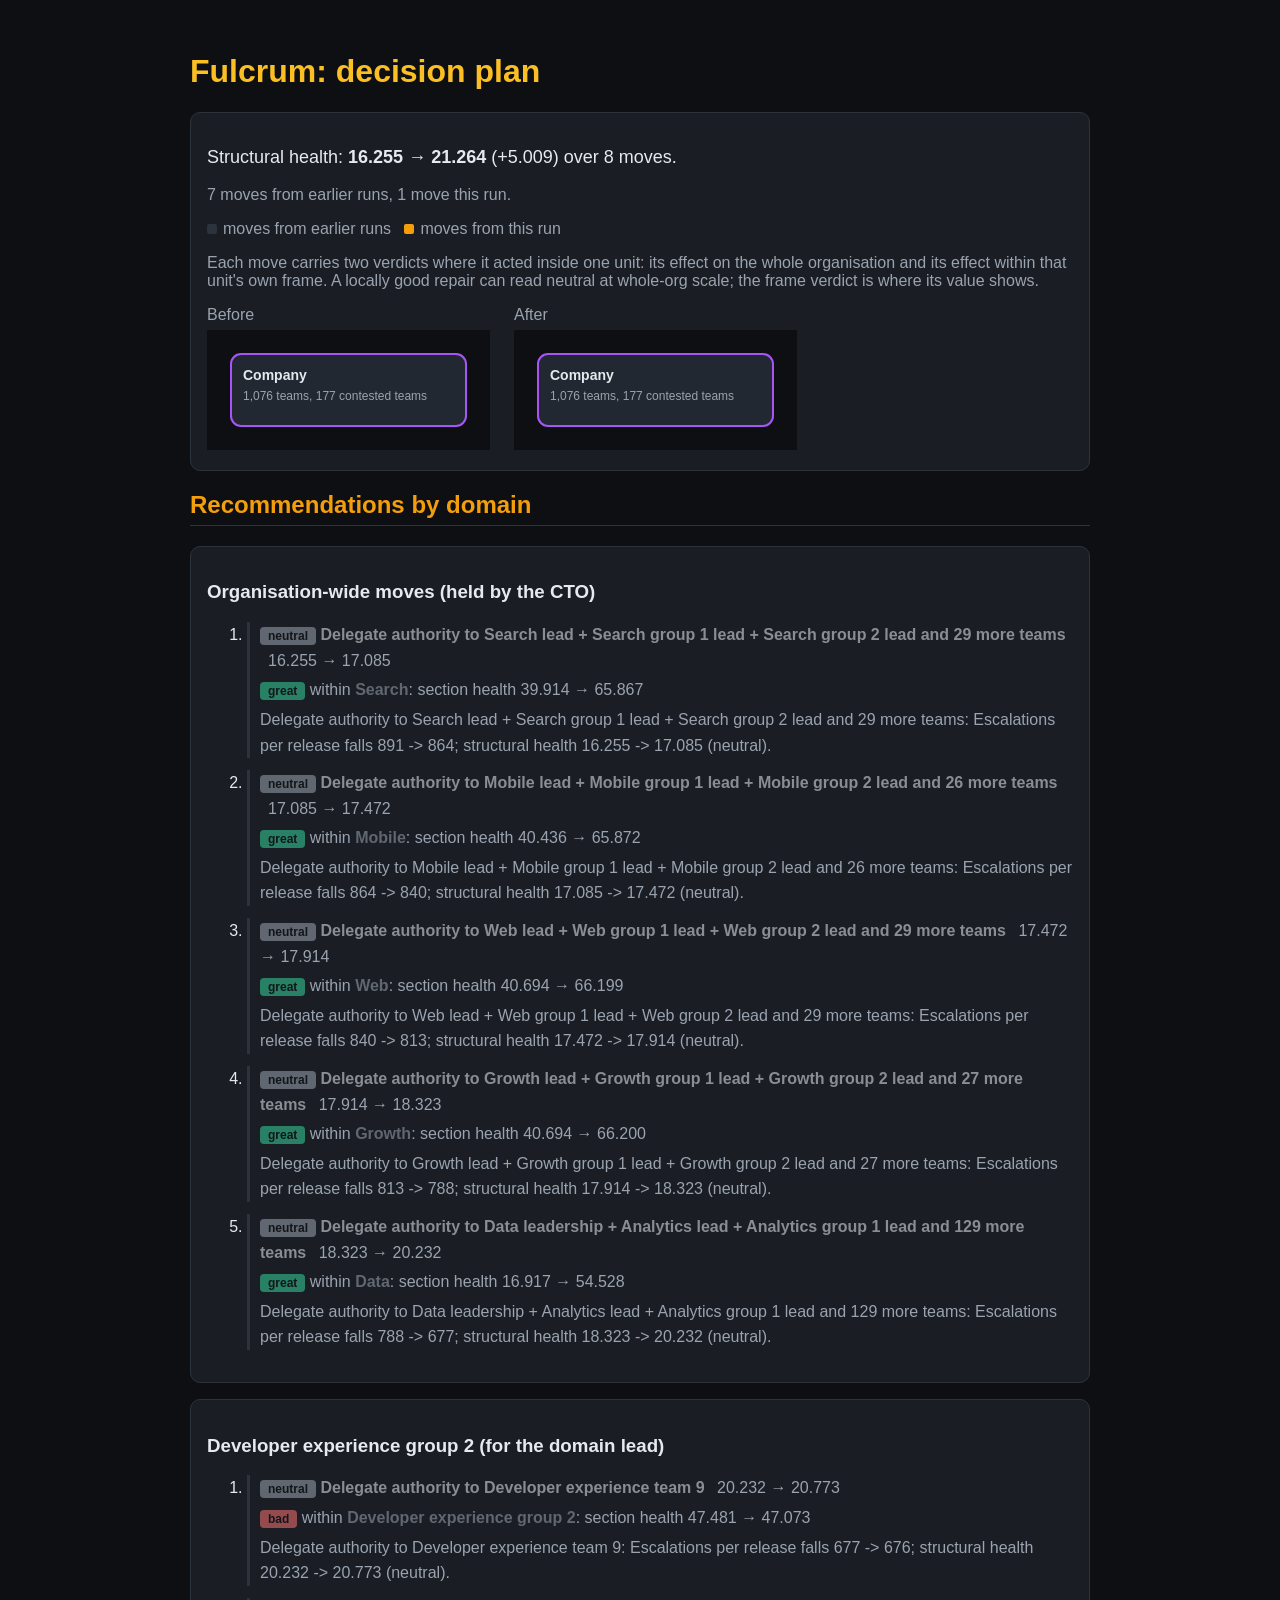
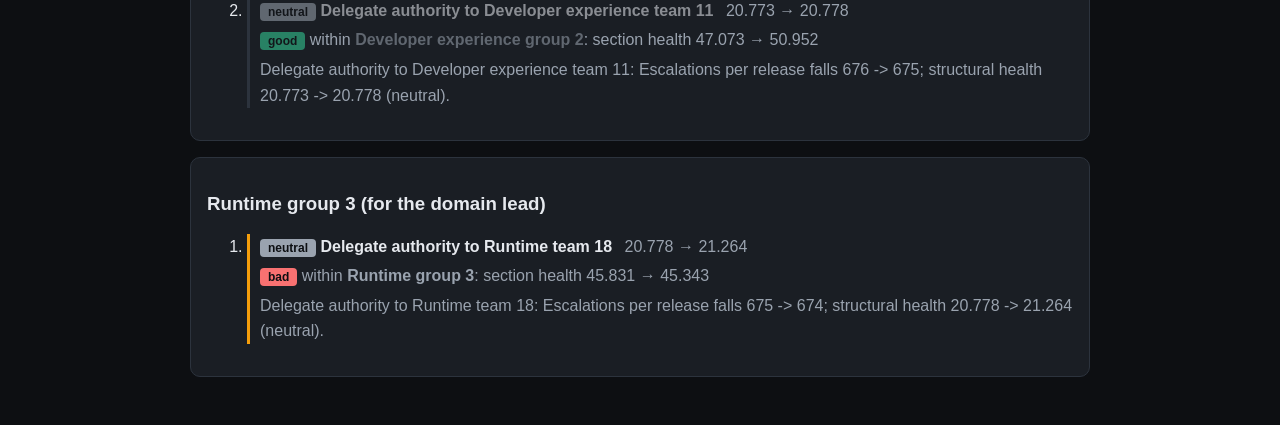
<file: docs/assets/html/fulcrum-presentation.html>
<!DOCTYPE html><html lang="en"><head><meta charset="utf-8"><title>Fulcrum plan</title><style>body{background:#0d0f12;color:#e6e9ee;font-family:Segoe UI,Arial,sans-serif;margin:0}.wrap{max-width:900px;margin:0 auto;padding:32px}h1{color:#fbbf24}h2{color:#f59e0b;border-bottom:1px solid #2c333d;padding-bottom:6px}.muted{color:#9aa3af}.card,.rec{background:#1a1e24;border:1px solid #2c333d;border-radius:10px;padding:16px;margin:16px 0}.maps{display:flex;gap:24px;flex-wrap:wrap}figure{margin:0}figcaption{color:#9aa3af;margin-bottom:6px}ol{line-height:1.6}li{margin-bottom:12px}.badge{border-radius:4px;padding:2px 8px;color:#0d0f12;font-weight:600;font-size:12px}.score{color:#9aa3af;margin-left:8px}.rationale{color:#9aa3af;margin-top:4px}.local{color:#9aa3af;margin-top:4px}.score-line{font-size:18px}li.historic{border-left:3px solid #2c333d;padding-left:10px}li.historic b,li.historic .badge{opacity:0.55}li.current{border-left:3px solid #f59e0b;padding-left:10px}.legend{color:#9aa3af}.legend .rail{display:inline-block;width:10px;height:10px;border-radius:2px;margin-right:6px}</style></head><body><div class="wrap"><h1>Fulcrum: decision plan</h1><div class="card"><p class="score-line">Structural health: <b>16.255</b> &rarr; <b>21.264</b> (+5.009) over 8 moves.</p><p class="muted">7 moves from earlier runs, 1 move this run.</p><p class="legend"><span class="rail" style="background:#2c333d"></span>moves from earlier runs&nbsp;&nbsp;&nbsp;<span class="rail" style="background:#f59e0b"></span>moves from this run</p><p class="muted">Each move carries two verdicts where it acted inside one unit: its effect on the whole organisation and its effect within that unit's own frame. A locally good repair can read neutral at whole-org scale; the frame verdict is where its value shows.</p><div class="maps"><figure><figcaption>Before</figcaption><svg xmlns="http://www.w3.org/2000/svg" width="283" height="120" viewBox="0 0 283 120" font-family="Segoe UI,Arial,sans-serif"><rect width="283" height="120" fill="#0d0f12"/><rect x="24" y="24" width="235" height="72" rx="10" fill="#222831" stroke="#a855f7" stroke-width="2"/><text x="36" y="50" fill="#e6e9ee" font-size="14" font-weight="bold">Company</text><text x="36" y="70" fill="#9aa3af" font-size="12">1,076 teams, 177 contested teams</text></svg></figure><figure><figcaption>After</figcaption><svg xmlns="http://www.w3.org/2000/svg" width="283" height="120" viewBox="0 0 283 120" font-family="Segoe UI,Arial,sans-serif"><rect width="283" height="120" fill="#0d0f12"/><rect x="24" y="24" width="235" height="72" rx="10" fill="#222831" stroke="#a855f7" stroke-width="2"/><text x="36" y="50" fill="#e6e9ee" font-size="14" font-weight="bold">Company</text><text x="36" y="70" fill="#9aa3af" font-size="12">1,076 teams, 177 contested teams</text></svg></figure></div></div><h2>Recommendations by domain</h2><section class="rec"><h3>Organisation-wide moves (held by the CTO)</h3><ol><li class="historic"><span class="badge" style="background:#9aa3af">neutral</span> <b>Delegate authority to Search lead + Search group 1 lead + Search group 2 lead and 29 more teams</b> <span class="score">16.255 &rarr; 17.085</span><div class="local"><span class="badge" style="background:#34d399">great</span> within <b>Search</b>: section health 39.914 &rarr; 65.867</div><div class="rationale">Delegate authority to Search lead + Search group 1 lead + Search group 2 lead and 29 more teams: Escalations per release falls 891 -&gt; 864; structural health 16.255 -&gt; 17.085 (neutral).</div></li><li class="historic"><span class="badge" style="background:#9aa3af">neutral</span> <b>Delegate authority to Mobile lead + Mobile group 1 lead + Mobile group 2 lead and 26 more teams</b> <span class="score">17.085 &rarr; 17.472</span><div class="local"><span class="badge" style="background:#34d399">great</span> within <b>Mobile</b>: section health 40.436 &rarr; 65.872</div><div class="rationale">Delegate authority to Mobile lead + Mobile group 1 lead + Mobile group 2 lead and 26 more teams: Escalations per release falls 864 -&gt; 840; structural health 17.085 -&gt; 17.472 (neutral).</div></li><li class="historic"><span class="badge" style="background:#9aa3af">neutral</span> <b>Delegate authority to Web lead + Web group 1 lead + Web group 2 lead and 29 more teams</b> <span class="score">17.472 &rarr; 17.914</span><div class="local"><span class="badge" style="background:#34d399">great</span> within <b>Web</b>: section health 40.694 &rarr; 66.199</div><div class="rationale">Delegate authority to Web lead + Web group 1 lead + Web group 2 lead and 29 more teams: Escalations per release falls 840 -&gt; 813; structural health 17.472 -&gt; 17.914 (neutral).</div></li><li class="historic"><span class="badge" style="background:#9aa3af">neutral</span> <b>Delegate authority to Growth lead + Growth group 1 lead + Growth group 2 lead and 27 more teams</b> <span class="score">17.914 &rarr; 18.323</span><div class="local"><span class="badge" style="background:#34d399">great</span> within <b>Growth</b>: section health 40.694 &rarr; 66.200</div><div class="rationale">Delegate authority to Growth lead + Growth group 1 lead + Growth group 2 lead and 27 more teams: Escalations per release falls 813 -&gt; 788; structural health 17.914 -&gt; 18.323 (neutral).</div></li><li class="historic"><span class="badge" style="background:#9aa3af">neutral</span> <b>Delegate authority to Data leadership + Analytics lead + Analytics group 1 lead and 129 more teams</b> <span class="score">18.323 &rarr; 20.232</span><div class="local"><span class="badge" style="background:#34d399">great</span> within <b>Data</b>: section health 16.917 &rarr; 54.528</div><div class="rationale">Delegate authority to Data leadership + Analytics lead + Analytics group 1 lead and 129 more teams: Escalations per release falls 788 -&gt; 677; structural health 18.323 -&gt; 20.232 (neutral).</div></li></ol></section><section class="rec"><h3>Developer experience group 2 (for the domain lead)</h3><ol><li class="historic"><span class="badge" style="background:#9aa3af">neutral</span> <b>Delegate authority to Developer experience team 9</b> <span class="score">20.232 &rarr; 20.773</span><div class="local"><span class="badge" style="background:#f87171">bad</span> within <b>Developer experience group 2</b>: section health 47.481 &rarr; 47.073</div><div class="rationale">Delegate authority to Developer experience team 9: Escalations per release falls 677 -&gt; 676; structural health 20.232 -&gt; 20.773 (neutral).</div></li><li class="historic"><span class="badge" style="background:#9aa3af">neutral</span> <b>Delegate authority to Developer experience team 11</b> <span class="score">20.773 &rarr; 20.778</span><div class="local"><span class="badge" style="background:#34d399">good</span> within <b>Developer experience group 2</b>: section health 47.073 &rarr; 50.952</div><div class="rationale">Delegate authority to Developer experience team 11: Escalations per release falls 676 -&gt; 675; structural health 20.773 -&gt; 20.778 (neutral).</div></li></ol></section><section class="rec"><h3>Runtime group 3 (for the domain lead)</h3><ol><li class="current"><span class="badge" style="background:#9aa3af">neutral</span> <b>Delegate authority to Runtime team 18</b> <span class="score">20.778 &rarr; 21.264</span><div class="local"><span class="badge" style="background:#f87171">bad</span> within <b>Runtime group 3</b>: section health 45.831 &rarr; 45.343</div><div class="rationale">Delegate authority to Runtime team 18: Escalations per release falls 675 -&gt; 674; structural health 20.778 -&gt; 21.264 (neutral).</div></li></ol></section></div></body></html>
</file>
<file: docs/styles.css>
/* Fulcrum GitHub Pages site. Dark, amber-accented, matching the app theme. */
:root {
  --bg: #0d0f12;
  --surface: #1a1e24;
  --raised: #222831;
  --border: #2c333d;
  --text: #e6e9ee;
  --muted: #9aa3af;
  --accent: #f59e0b;
  --accent-bright: #fbbf24;
  --maxw: 1120px;
  --radius: 14px;
  --font: -apple-system, BlinkMacSystemFont, "Segoe UI", Roboto, Inter,
    "Helvetica Neue", Arial, sans-serif;
}
* { box-sizing: border-box; }
html { scroll-behavior: smooth; }
body {
  margin: 0;
  background: var(--bg);
  color: var(--text);
  font-family: var(--font);
  line-height: 1.6;
  -webkit-font-smoothing: antialiased;
}
a { color: var(--accent); text-decoration: none; }
a:hover { color: var(--accent-bright); }
h1, h2, h3, h4 { line-height: 1.2; }
.container { max-width: var(--maxw); margin: 0 auto; padding: 0 24px; }

header.nav {
  position: sticky;
  top: 0;
  z-index: 10;
  background: rgba(13, 15, 18, 0.82);
  backdrop-filter: blur(10px);
  border-bottom: 1px solid var(--border);
}
/* The header wraps rather than overflowing. A fixed height with a no-wrap
   link row pushed the page 2px wider than a narrow viewport, so every page
   scrolled sideways; a minimum height with wrapping keeps the usual single
   64px row while letting a cramped viewport take a second one. */
.nav-inner {
  display: flex;
  align-items: center;
  justify-content: space-between;
  flex-wrap: wrap;
  row-gap: 8px;
  min-height: 64px;
  padding: 8px 0;
}
.brand {
  display: flex;
  align-items: center;
  gap: 12px;
  font-weight: 700;
  color: var(--text);
}
.brand img { width: 30px; height: 30px; }
.nav-links {
  display: flex;
  gap: 26px;
  align-items: center;
  flex-wrap: wrap;
  justify-content: flex-end;
  row-gap: 6px;
}
.nav-links a { color: var(--muted); font-weight: 600; font-size: 15px; }
.nav-links a:hover { color: var(--accent-bright); }

.hero {
  position: relative;
  text-align: center;
  padding: 104px 0 80px;
  overflow: hidden;
}
.hero::before {
  content: "";
  position: absolute;
  inset: 0;
  background: radial-gradient(
    58% 50% at 50% 0,
    rgba(245, 158, 11, 0.18),
    transparent 70%
  );
  pointer-events: none;
}
.hero .logo {
  width: 112px;
  height: 112px;
  margin-bottom: 22px;
  filter: drop-shadow(0 10px 34px rgba(245, 158, 11, 0.28));
}
.hero h1 {
  font-size: clamp(42px, 7vw, 70px);
  margin: 0;
  letter-spacing: -0.02em;
}
.tagline {
  color: var(--accent);
  font-weight: 700;
  letter-spacing: 0.2em;
  text-transform: uppercase;
  font-size: 13px;
  margin-top: 10px;
}
.lede {
  max-width: 640px;
  margin: 26px auto 0;
  color: var(--muted);
  font-size: 19px;
}
.cta {
  display: flex;
  gap: 14px;
  justify-content: center;
  margin-top: 34px;
  flex-wrap: wrap;
}
.btn {
  display: inline-block;
  padding: 13px 26px;
  border-radius: 10px;
  font-weight: 700;
  border: 2px solid transparent;
  transition: 0.15s ease;
}
.btn-primary { background: var(--accent); color: #0d0f12; }
.btn-primary:hover { background: var(--accent-bright); color: #0d0f12; }
.btn-ghost { border-color: var(--border); color: var(--text); }
.btn-ghost:hover { border-color: var(--accent); color: var(--accent-bright); }
/* The donate button carries artwork before its label. The mark is sized in em
   against the button's own type; at one line box the artwork could not be read,
   so it takes 2.7em and the button is deliberately taller than a text-only one. */
.btn-donate { display: inline-flex; align-items: center; gap: 10px; }
.btn-donate img { display: block; height: 2.7em; width: auto; }
.badges {
  margin-top: 24px;
  color: var(--muted);
  font-size: 13px;
  letter-spacing: 0.06em;
}
.badges span { margin: 0 10px; }
.release-note { margin-top: 16px; color: var(--muted); font-size: 14px; }

section { padding: 78px 0; }
section.alt {
  background: linear-gradient(180deg, rgba(26, 30, 36, 0.5), transparent);
}
.eyebrow {
  color: var(--accent);
  font-weight: 700;
  letter-spacing: 0.18em;
  text-transform: uppercase;
  font-size: 13px;
  margin-bottom: 12px;
}
.section-title {
  font-size: clamp(28px, 4vw, 36px);
  margin: 0 0 14px;
  letter-spacing: -0.01em;
}
.section-sub {
  color: var(--muted);
  margin: 0 0 42px;
  max-width: none;
  font-size: 17px;
}

.features {
  display: grid;
  grid-template-columns: repeat(auto-fit, minmax(240px, 1fr));
  gap: 18px;
}
.feature {
  background: var(--surface);
  border: 1px solid var(--border);
  border-radius: var(--radius);
  padding: 26px;
}
.feature .fnum {
  color: var(--accent);
  font-weight: 700;
  font-size: 13px;
  letter-spacing: 0.1em;
}
.feature h3 { margin: 12px 0 8px; font-size: 18px; }
.feature p { margin: 0; color: var(--muted); font-size: 15px; }

.shots { display: grid; gap: 44px; }
.shot figure { margin: 0; }
.frame {
  background: var(--raised);
  border: 1px solid var(--border);
  border-radius: var(--radius);
  overflow: hidden;
  box-shadow: 0 28px 64px rgba(0, 0, 0, 0.5);
}
.frame .bar {
  display: flex;
  gap: 7px;
  padding: 12px 15px;
  border-bottom: 1px solid var(--border);
  background: var(--surface);
}
.frame .bar i {
  width: 11px;
  height: 11px;
  border-radius: 50%;
  background: var(--border);
}
.frame img { display: block; width: 100%; height: auto; }
.shot figcaption {
  color: var(--muted);
  margin-top: 16px;
  font-size: 15px;
  max-width: 760px;
}
.shot figcaption b { color: var(--text); }

/* Long-form prose (the Why this exists section). */
.prose p {
  color: var(--muted);
  font-size: 16.5px;
  max-width: 820px;
  margin: 0 0 18px;
}
.prose p:last-child { margin-bottom: 0; }

.books-intro {
  color: var(--muted);
  max-width: none;
  font-size: 17px;
  margin-bottom: 38px;
}
.featured {
  display: grid;
  grid-template-columns: auto 1fr;
  gap: 30px;
  align-items: center;
  background: linear-gradient(180deg, var(--surface), rgba(34, 40, 49, 0.35));
  border: 1px solid var(--border);
  border-radius: var(--radius);
  padding: 30px;
  margin-bottom: 34px;
}
.featured img {
  width: 188px;
  height: auto;
  border-radius: 6px;
  box-shadow: 0 16px 40px rgba(0, 0, 0, 0.55);
}
.featured .kicker {
  color: var(--accent);
  font-weight: 700;
  text-transform: uppercase;
  letter-spacing: 0.14em;
  font-size: 12px;
}
.featured .meta h3 { margin: 8px 0; font-size: 26px; }
.featured .meta p { color: var(--muted); margin: 0 0 18px; font-size: 16px; }

.series {
  display: grid;
  grid-template-columns: repeat(auto-fit, minmax(212px, 1fr));
  gap: 20px;
}
.book {
  background: var(--surface);
  border: 1px solid var(--border);
  border-radius: var(--radius);
  padding: 22px;
  text-align: center;
  display: flex;
  flex-direction: column;
  align-items: center;
}
.book img {
  width: 132px;
  height: auto;
  border-radius: 5px;
  box-shadow: 0 12px 28px rgba(0, 0, 0, 0.5);
  margin-bottom: 18px;
}
.book h4 { margin: 0 0 8px; font-size: 16px; }
.book p { color: var(--muted); font-size: 14px; margin: 0 0 16px; flex: 1; }
.book .buy { font-weight: 700; font-size: 14px; }

.dl-version {
  display: inline-block;
  margin-top: 4px;
  font-size: 14px;
  color: var(--accent-bright);
  border: 1px solid var(--border);
  border-radius: 999px;
  padding: 4px 14px;
}
.downloads {
  display: grid;
  grid-template-columns: repeat(auto-fit, minmax(260px, 1fr));
  gap: 16px;
  margin-top: 28px;
}
.dl-card {
  background: var(--surface);
  border: 1px solid var(--border);
  border-radius: var(--radius);
  padding: 24px 20px;
  text-align: center;
  display: flex;
  flex-direction: column;
  gap: 6px;
}
.dl-card .ico { font-size: 30px; }
.dl-card h3 { margin: 4px 0 0; font-size: 18px; }
.dl-card .req { color: var(--muted); font-size: 13px; margin: 0; }
.dl-card .btn { margin: 14px auto 4px; }
.dl-card .meta {
  color: var(--muted);
  font-size: 12.5px;
  min-height: 1.2em;
  margin: 0;
}
.dl-card .how { color: var(--muted); font-size: 13px; margin: 8px 0 0; }
.dl-card code {
  background: var(--bg);
  border: 1px solid var(--border);
  border-radius: 6px;
  padding: 1px 6px;
  font-size: 12px;
  color: var(--text);
}
.dl-links {
  text-align: center;
  color: var(--muted);
  font-size: 14px;
  margin: 18px 0 0;
}

footer {
  border-top: 1px solid var(--border);
  padding: 50px 0;
  color: var(--muted);
  font-size: 14px;
}
.footer-inner {
  display: flex;
  justify-content: space-between;
  gap: 24px;
  flex-wrap: wrap;
  align-items: center;
}
.footer-inner strong { color: var(--text); }
.footer-links { display: flex; gap: 22px; flex-wrap: wrap; }

/* Long-form lists in prose (the model page's assumptions and limits). */
.prose ol,
.prose ul {
  color: var(--muted);
  font-size: 16.5px;
  max-width: 820px;
  margin: 0 0 18px;
  padding-left: 24px;
}
.prose li { margin-bottom: 12px; }
.prose li b { color: var(--text); }

/* Group headings inside the vocabulary section (the tool page). */
.vocab-heading {
  color: var(--accent-bright);
  font-size: 15px;
  letter-spacing: 0.08em;
  text-transform: uppercase;
  margin: 30px 0 14px;
}
.prose code {
  background: var(--bg);
  border: 1px solid var(--border);
  border-radius: 6px;
  padding: 1px 6px;
  font-size: 14px;
  color: var(--text);
}

/* The provenance and sensitivity tables (the model page). */
.table-scroll { overflow-x: auto; margin: 0 0 18px; }
.weights {
  width: 100%;
  max-width: 1020px;
  border-collapse: collapse;
  font-size: 14.5px;
  background: var(--surface);
  border: 1px solid var(--border);
  border-radius: var(--radius);
}
.weights th {
  text-align: left;
  color: var(--accent);
  font-size: 12.5px;
  text-transform: uppercase;
  letter-spacing: 0.08em;
  padding: 12px 14px;
  border-bottom: 1px solid var(--border);
}
.weights td {
  color: var(--muted);
  padding: 12px 14px;
  border-bottom: 1px solid var(--border);
  vertical-align: top;
}
.weights tr:last-child td { border-bottom: 0; }
.weights td i { color: var(--text); font-style: italic; }

/* Unshippable placeholder: loud on purpose, so a TODO never slips out quietly.
   The doubled selector outranks the .prose p width cap so it aligns with the
   tables rather than the narrower prose column. */
.todo,
.prose .todo {
  border: 2px dashed var(--accent);
  border-radius: 8px;
  background: rgba(245, 158, 11, 0.08);
  color: var(--accent-bright);
  font-family: ui-monospace, "Cascadia Mono", Consolas, Menlo, monospace;
  font-size: 14px;
  padding: 12px 16px;
  max-width: 1020px;
}

/* Clickable cards, site policy. A card that leads somewhere is clickable
   across its whole surface and highlights on hover, so the affordance is the
   pane itself rather than a small hyperlink buried inside it. The card keeps
   exactly one real anchor and that anchor's ::after covers the card, so the
   markup stays valid (no nested links) and assistive technology still
   announces the link's own text. Cards whose affordance is already an obvious
   button (the download cards) are deliberately left alone, since an overlay
   there would also block selecting the install command. */
.card-link {
  position: relative;
  transition: border-color 0.15s ease, background 0.15s ease,
    transform 0.15s ease;
}
.card-link:hover,
.card-link:focus-within {
  border-color: var(--accent);
  background: var(--raised);
  transform: translateY(-2px);
}
.card-link:hover h3,
.card-link:hover h4,
.card-link:focus-within h3,
.card-link:focus-within h4 { color: var(--accent-bright); }
.card-link .stretched::after {
  content: "";
  position: absolute;
  inset: 0;
  border-radius: var(--radius);
}

/* A standing panel pointing at another page. Used where a prose page would
   otherwise repeat the same inline link several times: the destination is
   named once, as a surface rather than as scattered hyperlinks. Aligned to
   the prose column width so it sits under the paragraphs it follows. */
.panel {
  background: var(--surface);
  border: 1px solid var(--border);
  border-radius: var(--radius);
  padding: 24px 26px;
  max-width: 820px;
  margin: 4px 0 0;
}
.panel .kicker {
  color: var(--accent);
  font-weight: 700;
  font-size: 13px;
  letter-spacing: 0.1em;
  text-transform: uppercase;
}
.panel h3 { margin: 10px 0 8px; font-size: 21px; }
.panel p { margin: 0; color: var(--muted); font-size: 15px; max-width: none; }
.panel .go {
  display: inline-block;
  margin-top: 14px;
  font-weight: 700;
  font-size: 14px;
}

/* Keyboard focus stays visible site-wide. */
a:focus-visible,
.btn:focus-visible {
  outline: 2px solid var(--accent);
  outline-offset: 2px;
  border-radius: 4px;
}

@media (prefers-reduced-motion: reduce) {
  html { scroll-behavior: auto; }
  .btn { transition: none; }
  .card-link { transition: none; }
  .card-link:hover,
  .card-link:focus-within { transform: none; }
}

@media (max-width: 640px) {
  .featured {
    grid-template-columns: 1fr;
    text-align: center;
    justify-items: center;
  }
  .nav-links { gap: 16px; }
  .nav-links a:nth-child(1),
  .nav-links a:nth-child(2) { display: none; }
}
</file>
